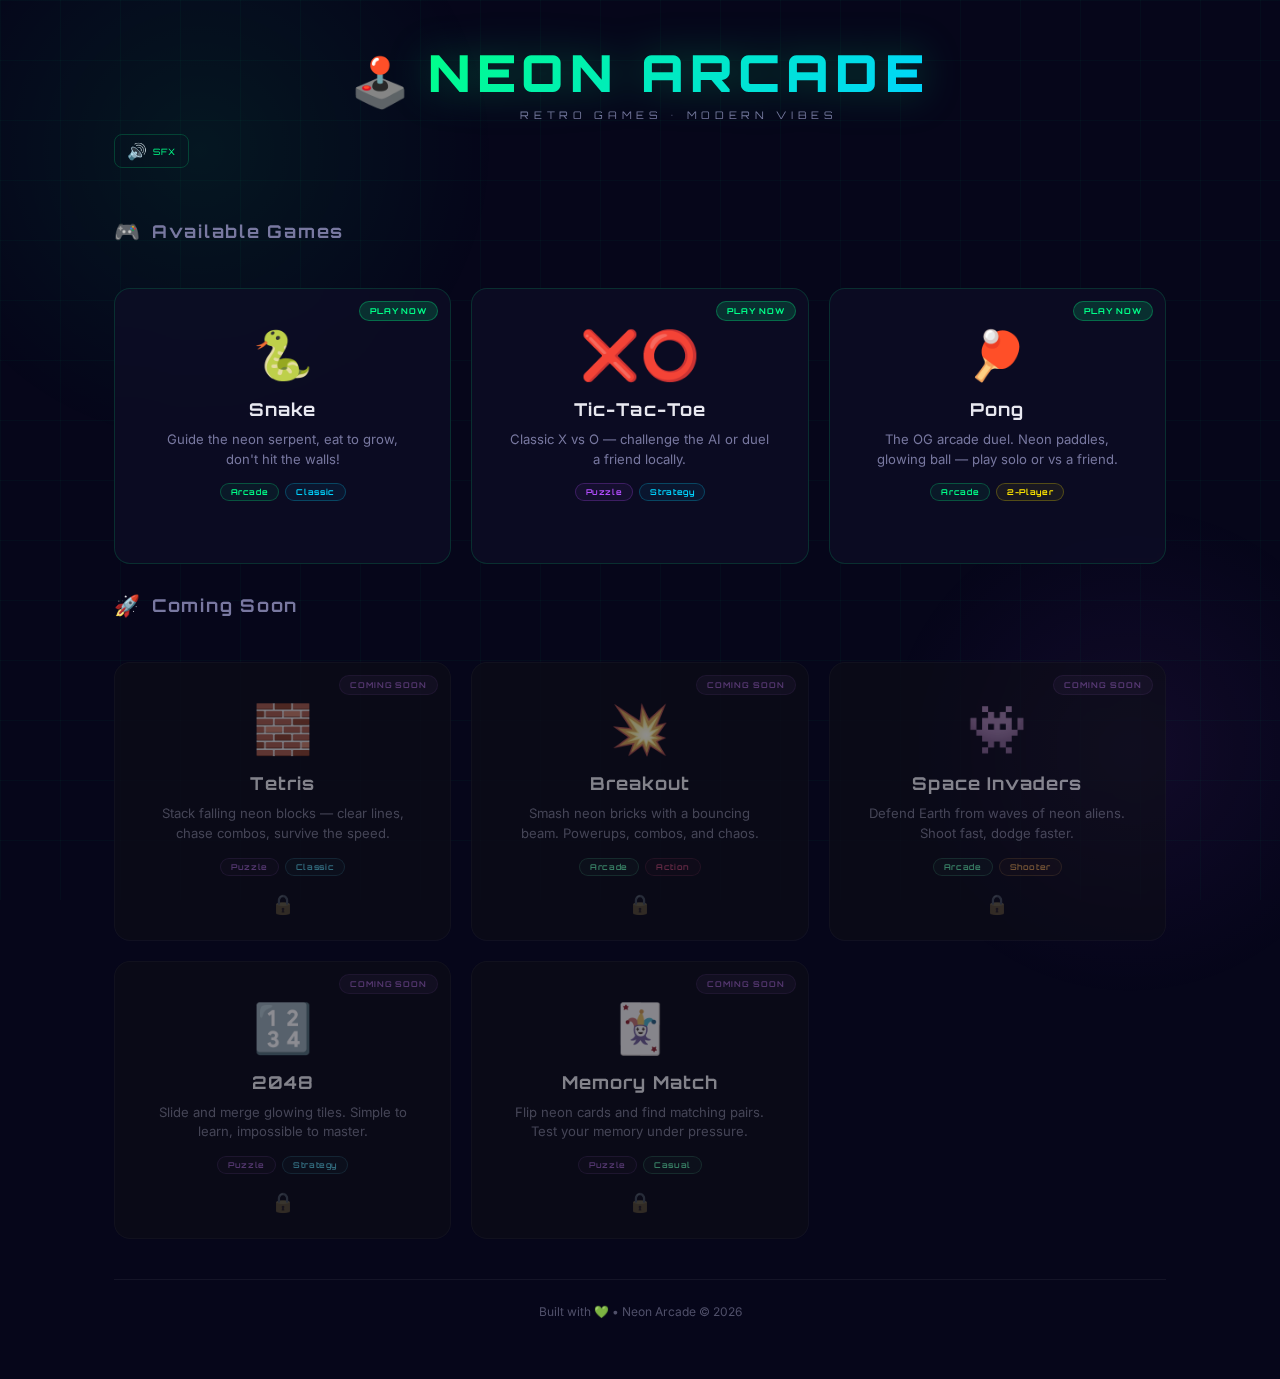
<file: index.html>
<!DOCTYPE html>
<html lang="en">

<head>
    <meta charset="UTF-8">
    <meta name="viewport" content="width=device-width, initial-scale=1.0">
    <meta name="description"
        content="Neon Arcade — A collection of retro-inspired browser games with stunning neon aesthetics.">
    <title>Neon Arcade — Game Hub</title>
    <link rel="preconnect" href="https://fonts.googleapis.com">
    <link rel="preconnect" href="https://fonts.gstatic.com" crossorigin>
    <link
        href="https://fonts.googleapis.com/css2?family=Orbitron:wght@400;600;700;900&family=Inter:wght@400;500;600&display=swap"
        rel="stylesheet">
    <link rel="stylesheet" href="menu.css">
</head>

<body>
    <div id="bg-grid"></div>

    <div id="app">
        <!-- Header -->
        <header id="header">
            <div id="logo-wrapper">
                <div id="logo-icon">🕹️</div>
                <div>
                    <h1 id="title">NEON ARCADE</h1>
                    <p id="tagline">RETRO GAMES • MODERN VIBES</p>
                </div>
            </div>
            <button id="mute-btn" aria-label="Toggle Sound" title="Toggle Sound"
                style="background:none;border:1px solid rgba(0,255,136,0.2);border-radius:8px;padding:6px 12px;font-size:1rem;cursor:pointer;color:#00ff88;font-family:'Orbitron',sans-serif;display:flex;align-items:center;gap:6px;transition:all 0.3s;margin-top:12px;">
                <span id="mute-icon">🔊</span><span style="font-size:0.55rem;letter-spacing:0.1em;">SFX</span>
            </button>
        </header>

        <!-- Available Games -->
        <section id="games-section">
            <h2 class="section-title">
                <span class="section-icon">🎮</span> Available Games
            </h2>
            <div id="games-grid">
                <!-- Snake -->
                <a href="snake-game/index.html" class="game-card playable" id="card-snake">
                    <div class="card-glow"></div>
                    <div class="card-badge badge-live">PLAY NOW</div>
                    <div class="card-icon">🐍</div>
                    <h3 class="card-title">Snake</h3>
                    <p class="card-desc">Guide the neon serpent, eat to grow, don't hit the walls!</p>
                    <div class="card-tags">
                        <span class="tag tag-arcade">Arcade</span>
                        <span class="tag tag-classic">Classic</span>
                    </div>
                    <div class="card-play-hint">
                        <span class="play-arrow">▶</span> Click to Play
                    </div>
                </a>

                <!-- Tic-Tac-Toe -->
                <a href="tic-tac-toe/index.html" class="game-card playable" id="card-ttt">
                    <div class="card-glow"></div>
                    <div class="card-badge badge-live">PLAY NOW</div>
                    <div class="card-icon">❌⭕</div>
                    <h3 class="card-title">Tic-Tac-Toe</h3>
                    <p class="card-desc">Classic X vs O — challenge the AI or duel a friend locally.</p>
                    <div class="card-tags">
                        <span class="tag tag-puzzle">Puzzle</span>
                        <span class="tag tag-strategy">Strategy</span>
                    </div>
                    <div class="card-play-hint">
                        <span class="play-arrow">▶</span> Click to Play
                    </div>
                </a>

                <!-- Pong -->
                <a href="pong/index.html" class="game-card playable" id="card-pong">
                    <div class="card-glow"></div>
                    <div class="card-badge badge-live">PLAY NOW</div>
                    <div class="card-icon">🏓</div>
                    <h3 class="card-title">Pong</h3>
                    <p class="card-desc">The OG arcade duel. Neon paddles, glowing ball — play solo or vs a friend.</p>
                    <div class="card-tags">
                        <span class="tag tag-arcade">Arcade</span>
                        <span class="tag tag-multiplayer">2-Player</span>
                    </div>
                    <div class="card-play-hint">
                        <span class="play-arrow">▶</span> Click to Play
                    </div>
                </a>
            </div>
        </section>

        <!-- Coming Soon Games -->
        <section id="coming-section">
            <h2 class="section-title">
                <span class="section-icon">🚀</span> Coming Soon
            </h2>
            <div id="coming-grid">
                <!-- Tetris -->
                <div class="game-card locked" id="card-tetris">
                    <div class="card-glow"></div>
                    <div class="card-badge badge-soon">COMING SOON</div>
                    <div class="card-icon">🧱</div>
                    <h3 class="card-title">Tetris</h3>
                    <p class="card-desc">Stack falling neon blocks — clear lines, chase combos, survive the speed.</p>
                    <div class="card-tags">
                        <span class="tag tag-puzzle">Puzzle</span>
                        <span class="tag tag-classic">Classic</span>
                    </div>
                    <div class="card-lock">🔒</div>
                </div>



                <!-- Breakout -->
                <div class="game-card locked" id="card-breakout">
                    <div class="card-glow"></div>
                    <div class="card-badge badge-soon">COMING SOON</div>
                    <div class="card-icon">💥</div>
                    <h3 class="card-title">Breakout</h3>
                    <p class="card-desc">Smash neon bricks with a bouncing beam. Powerups, combos, and chaos.</p>
                    <div class="card-tags">
                        <span class="tag tag-arcade">Arcade</span>
                        <span class="tag tag-action">Action</span>
                    </div>
                    <div class="card-lock">🔒</div>
                </div>

                <!-- Space Invaders -->
                <div class="game-card locked" id="card-invaders">
                    <div class="card-glow"></div>
                    <div class="card-badge badge-soon">COMING SOON</div>
                    <div class="card-icon">👾</div>
                    <h3 class="card-title">Space Invaders</h3>
                    <p class="card-desc">Defend Earth from waves of neon aliens. Shoot fast, dodge faster.</p>
                    <div class="card-tags">
                        <span class="tag tag-arcade">Arcade</span>
                        <span class="tag tag-shooter">Shooter</span>
                    </div>
                    <div class="card-lock">🔒</div>
                </div>

                <!-- 2048 -->
                <div class="game-card locked" id="card-2048">
                    <div class="card-glow"></div>
                    <div class="card-badge badge-soon">COMING SOON</div>
                    <div class="card-icon">🔢</div>
                    <h3 class="card-title">2048</h3>
                    <p class="card-desc">Slide and merge glowing tiles. Simple to learn, impossible to master.</p>
                    <div class="card-tags">
                        <span class="tag tag-puzzle">Puzzle</span>
                        <span class="tag tag-strategy">Strategy</span>
                    </div>
                    <div class="card-lock">🔒</div>
                </div>

                <!-- Memory Match -->
                <div class="game-card locked" id="card-memory">
                    <div class="card-glow"></div>
                    <div class="card-badge badge-soon">COMING SOON</div>
                    <div class="card-icon">🃏</div>
                    <h3 class="card-title">Memory Match</h3>
                    <p class="card-desc">Flip neon cards and find matching pairs. Test your memory under pressure.</p>
                    <div class="card-tags">
                        <span class="tag tag-puzzle">Puzzle</span>
                        <span class="tag tag-casual">Casual</span>
                    </div>
                    <div class="card-lock">🔒</div>
                </div>
            </div>
        </section>

        <footer id="footer">
            <p>Built with 💚 • Neon Arcade &copy; 2026</p>
        </footer>
    </div>

    <script src="sfx.js"></script>
    <script src="menu.js"></script>
</body>

</html>
</file>
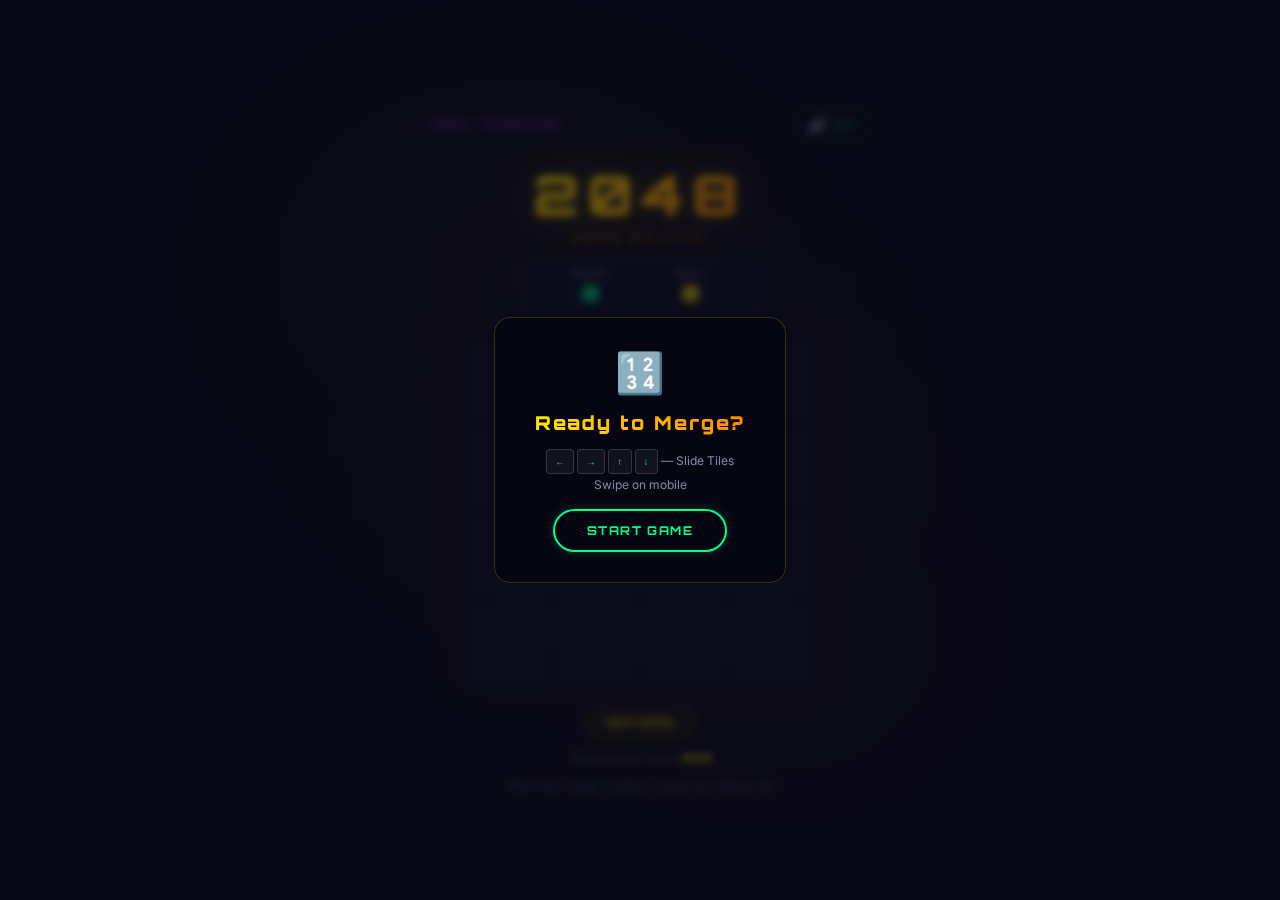
<file: 2048/index.html>
<!DOCTYPE html>
<html lang="en">

<head>
    <meta charset="UTF-8">
    <meta name="viewport" content="width=device-width, initial-scale=1.0">
    <meta name="description"
        content="Neon 2048 — Slide and merge glowing tiles. Simple to learn, impossible to master.">
    <title>2048 — Neon Edition</title>
    <link rel="preconnect" href="https://fonts.googleapis.com">
    <link rel="preconnect" href="https://fonts.gstatic.com" crossorigin>
    <link
        href="https://fonts.googleapis.com/css2?family=Orbitron:wght@400;700;900&family=Inter:wght@400;600&display=swap"
        rel="stylesheet">
    <link rel="stylesheet" href="style.css">
</head>

<body>
    <div id="app">
        <div id="top-bar">
            <a href="../index.html" id="back-link"><span>←</span> BACK TO ARCADE</a>
            <button id="mute-btn" aria-label="Toggle Sound" title="Toggle Sound">
                <span id="mute-icon">🔊</span><span class="mute-label">SFX</span>
            </button>
        </div>

        <header id="header">
            <h1 id="title">2048</h1>
            <div id="subtitle">NEON EDITION</div>
        </header>

        <div id="hud">
            <div class="hud-item">
                <span class="hud-label">SCORE</span>
                <span class="hud-value" id="score-val">0</span>
            </div>
            <div class="hud-item">
                <span class="hud-label">BEST</span>
                <span class="hud-value" id="high-val">0</span>
            </div>
        </div>

        <div id="grid-container">
            <div id="grid"></div>
        </div>

        <div id="overlay">
            <div id="overlay-content">
                <div id="overlay-icon">🔢</div>
                <h2 id="overlay-title">Ready to Merge?</h2>
                <p id="overlay-info">
                    <span class="key">←</span> <span class="key">→</span> <span class="key">↑</span> <span
                        class="key">↓</span> — Slide Tiles
                    <br>Swipe on mobile
                </p>
                <button id="play-btn" class="neon-btn">START GAME</button>
            </div>
        </div>

        <div id="new-game-wrap">
            <button id="new-game-btn" class="neon-btn-small">NEW GAME</button>
        </div>

        <div id="controls-hint"><span>Merge tiles to reach <strong style="color:#ffe600">2048</strong></span></div>
        <footer id="footer">
            <p>Slide tiles, merge numbers, chase the highest tile</p>
        </footer>
    </div>

    <script src="../sfx.js"></script>
    <script src="game.js"></script>
</body>

</html>
</file>
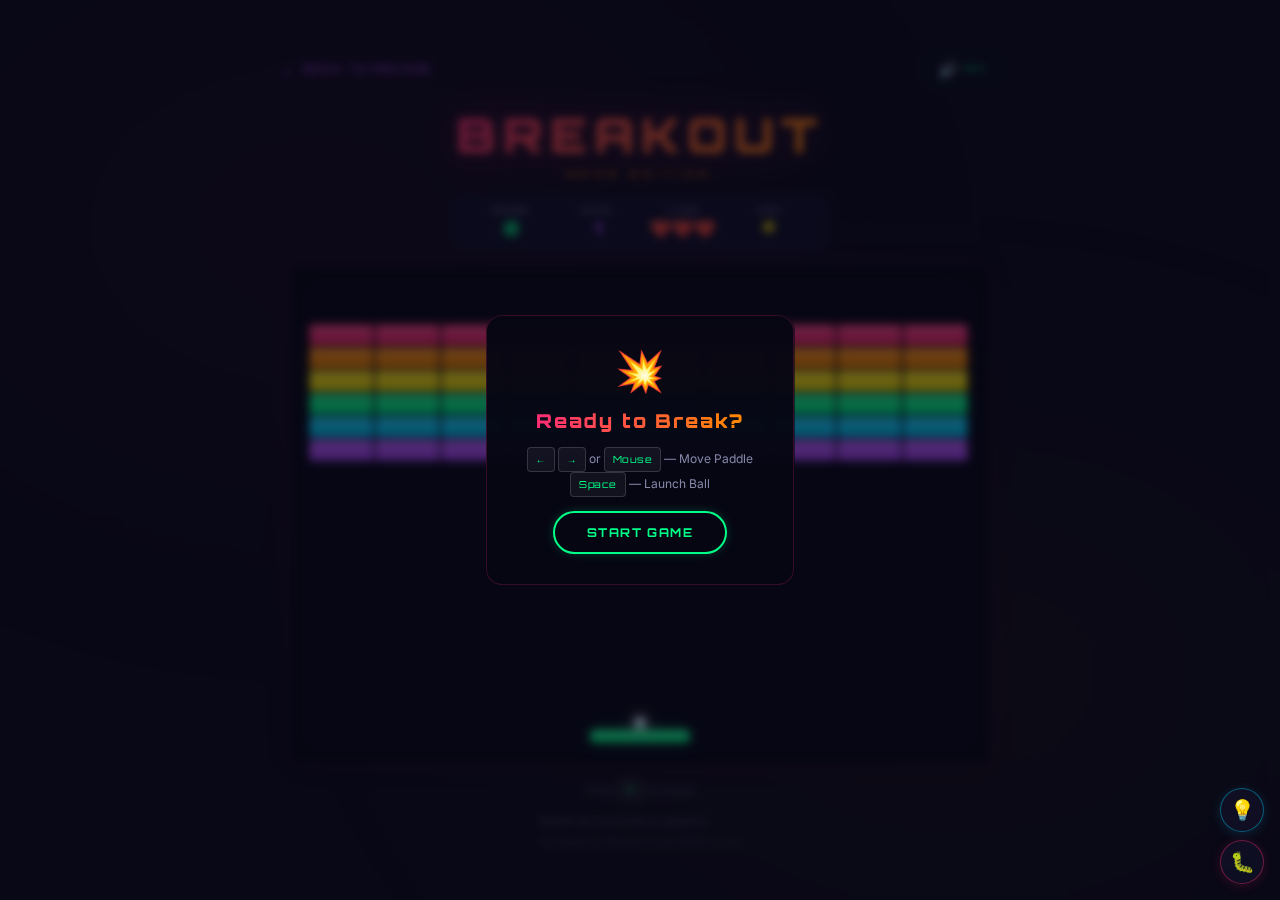
<file: breakout/index.html>
<!DOCTYPE html>
<html lang="en">

<head>
    <meta charset="UTF-8">
    <meta name="viewport" content="width=device-width, initial-scale=1.0">
    <meta name="description"
        content="Neon Breakout — Smash glowing bricks with a bouncing beam. Powerups, combos, and chaos.">
    <title>Breakout — Neon Edition</title>
    <link rel="preconnect" href="https://fonts.googleapis.com">
    <link rel="preconnect" href="https://fonts.gstatic.com" crossorigin>
    <link
        href="https://fonts.googleapis.com/css2?family=Orbitron:wght@400;700;900&family=Inter:wght@400;600&display=swap"
        rel="stylesheet">
    <link rel="stylesheet" href="style.css">
</head>

<body>
    <div id="app">
        <div id="top-bar">
            <a href="../index.html" id="back-link">
                <span>←</span> BACK TO ARCADE
            </a>
            <button id="mute-btn" aria-label="Toggle Sound" title="Toggle Sound">
                <span id="mute-icon">🔊</span><span class="mute-label">SFX</span>
            </button>
        </div>

        <header id="header">
            <h1 id="title">BREAKOUT</h1>
            <div id="subtitle">NEON EDITION</div>
        </header>

        <!-- HUD -->
        <div id="hud">
            <div class="hud-item">
                <span class="hud-label">SCORE</span>
                <span class="hud-value" id="score-val">0</span>
            </div>
            <div class="hud-item">
                <span class="hud-label">LEVEL</span>
                <span class="hud-value" id="level-val">1</span>
            </div>
            <div class="hud-item">
                <span class="hud-label">LIVES</span>
                <span class="hud-value" id="lives-val">❤️❤️❤️</span>
            </div>
            <div class="hud-item">
                <span class="hud-label">HIGH</span>
                <span class="hud-value" id="high-val">0</span>
            </div>
        </div>

        <!-- Canvas -->
        <canvas id="breakout-canvas" width="700" height="500"></canvas>

        <!-- Overlay -->
        <div id="overlay">
            <div id="overlay-content">
                <div id="overlay-icon">💥</div>
                <h2 id="overlay-title">Ready to Break?</h2>
                <p id="overlay-info">
                    <span class="key">←</span> <span class="key">→</span> or <span class="key">Mouse</span> — Move
                    Paddle
                    <br>
                    <span class="key">Space</span> — Launch Ball
                </p>
                <button id="play-btn" class="neon-btn">START GAME</button>
            </div>
        </div>

        <!-- Touch controls (mobile) -->
        <div id="touch-controls">
            <button class="touch-btn" id="touch-left" aria-label="Move Left">◀</button>
            <button class="touch-btn touch-wide" id="touch-launch" aria-label="Launch">🚀 LAUNCH</button>
            <button class="touch-btn" id="touch-right" aria-label="Move Right">▶</button>
        </div>

        <div id="controls-hint">
            <span>Press <span class="key">P</span> to pause</span>
        </div>

        <footer id="footer">
            <p>Smash all the bricks to advance</p>
            <p style="margin-top:6px;font-size:0.75rem;opacity:0.6;">Created by Mahammed Anfal Kurka</p>
        </footer>
    </div>

    <script src="../sfx.js"></script>
    <script src="../bug-report.js"></script>
    <script src="game.js"></script>
</body>

</html>
</file>
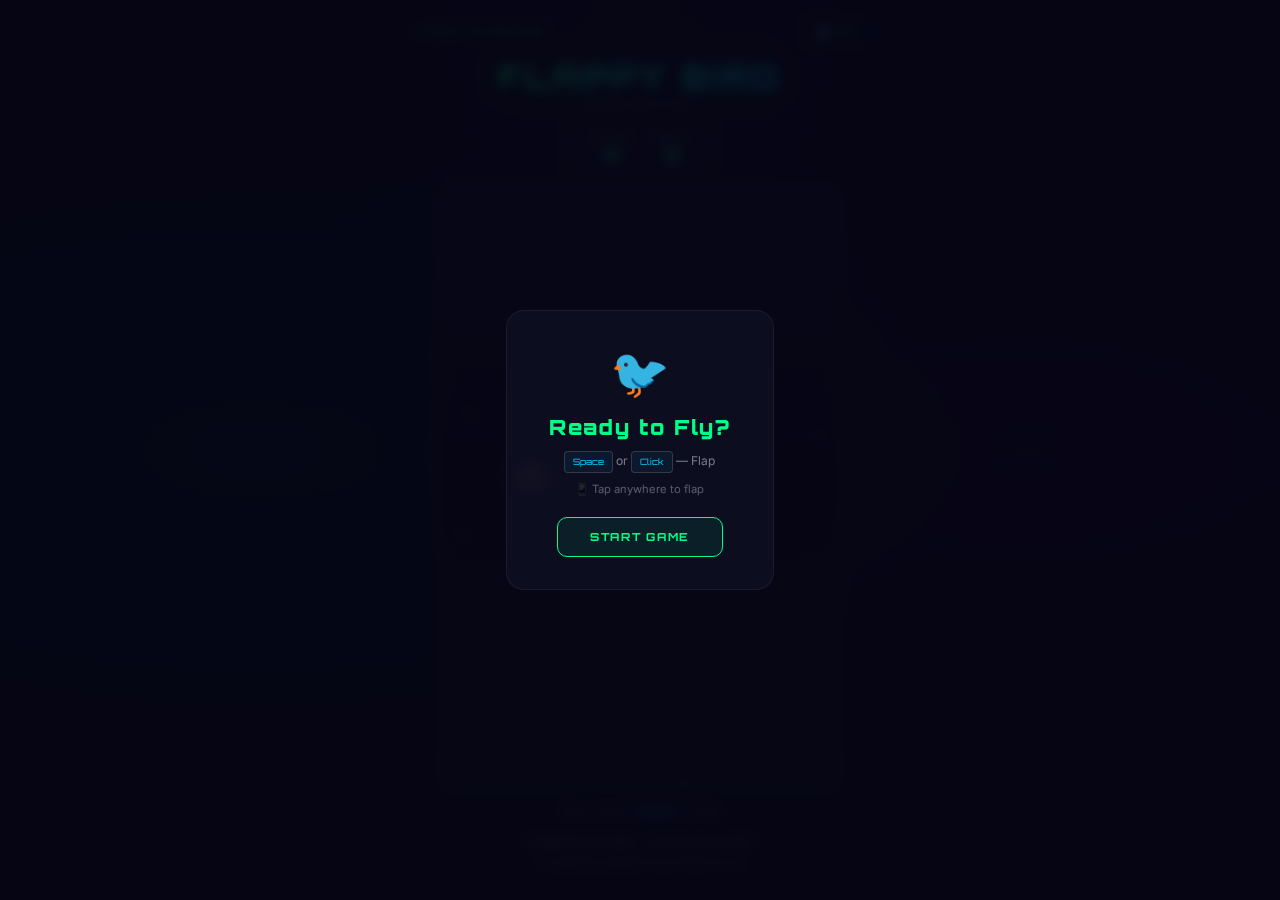
<file: flappy/index.html>
<!DOCTYPE html>
<html lang="en">

<head>
    <meta charset="UTF-8">
    <meta name="viewport" content="width=device-width, initial-scale=1.0">
    <meta name="description" content="Neon Flappy Bird — Tap to flap through neon pipes. How far can you fly?">
    <title>Flappy Bird — Neon Edition</title>
    <link rel="preconnect" href="https://fonts.googleapis.com">
    <link rel="preconnect" href="https://fonts.gstatic.com" crossorigin>
    <link
        href="https://fonts.googleapis.com/css2?family=Orbitron:wght@400;700;900&family=Inter:wght@400;600&display=swap"
        rel="stylesheet">
    <link rel="stylesheet" href="style.css">
</head>

<body>
    <div id="app">
        <div id="top-bar">
            <a href="../index.html" id="back-link"><span>←</span> BACK TO ARCADE</a>
            <button id="mute-btn" aria-label="Toggle Sound" title="Toggle Sound">
                <span id="mute-icon">🔊</span><span class="mute-label">SFX</span>
            </button>
        </div>

        <header id="header">
            <h1 id="title">FLAPPY BIRD</h1>
            <div id="subtitle">NEON EDITION</div>
        </header>

        <div id="hud">
            <div class="hud-item">
                <span class="hud-label">SCORE</span>
                <span class="hud-value" id="score-val">0</span>
            </div>
            <div class="hud-item">
                <span class="hud-label">BEST</span>
                <span class="hud-value" id="best-val">0</span>
            </div>
        </div>

        <canvas id="game-canvas" width="400" height="600"></canvas>

        <div id="overlay">
            <div id="overlay-content">
                <div id="overlay-icon">🐦</div>
                <h2 id="overlay-title">Ready to Fly?</h2>
                <p id="overlay-info">
                    <span class="key">Space</span> or <span class="key">Click</span> — Flap
                    <br>
                    <span class="mobile-hint" style="font-size:0.7rem;opacity:0.7;margin-top:6px;display:block;">📱 Tap
                        anywhere to flap</span>
                </p>
                <button id="play-btn" class="neon-btn">START GAME</button>
            </div>
        </div>

        <div id="controls-hint"><span>Tap or press <span class="key">Space</span> to flap</span></div>
        <footer id="footer">
            <p>Dodge the neon pipes — how far can you fly?</p>
            <p style="margin-top:6px;font-size:0.75rem;opacity:0.6;">Created by Mahammed Anfal Kurka</p>
        </footer>
    </div>

    <script src="../sfx.js"></script>
    <script src="game.js"></script>
</body>

</html>
</file>
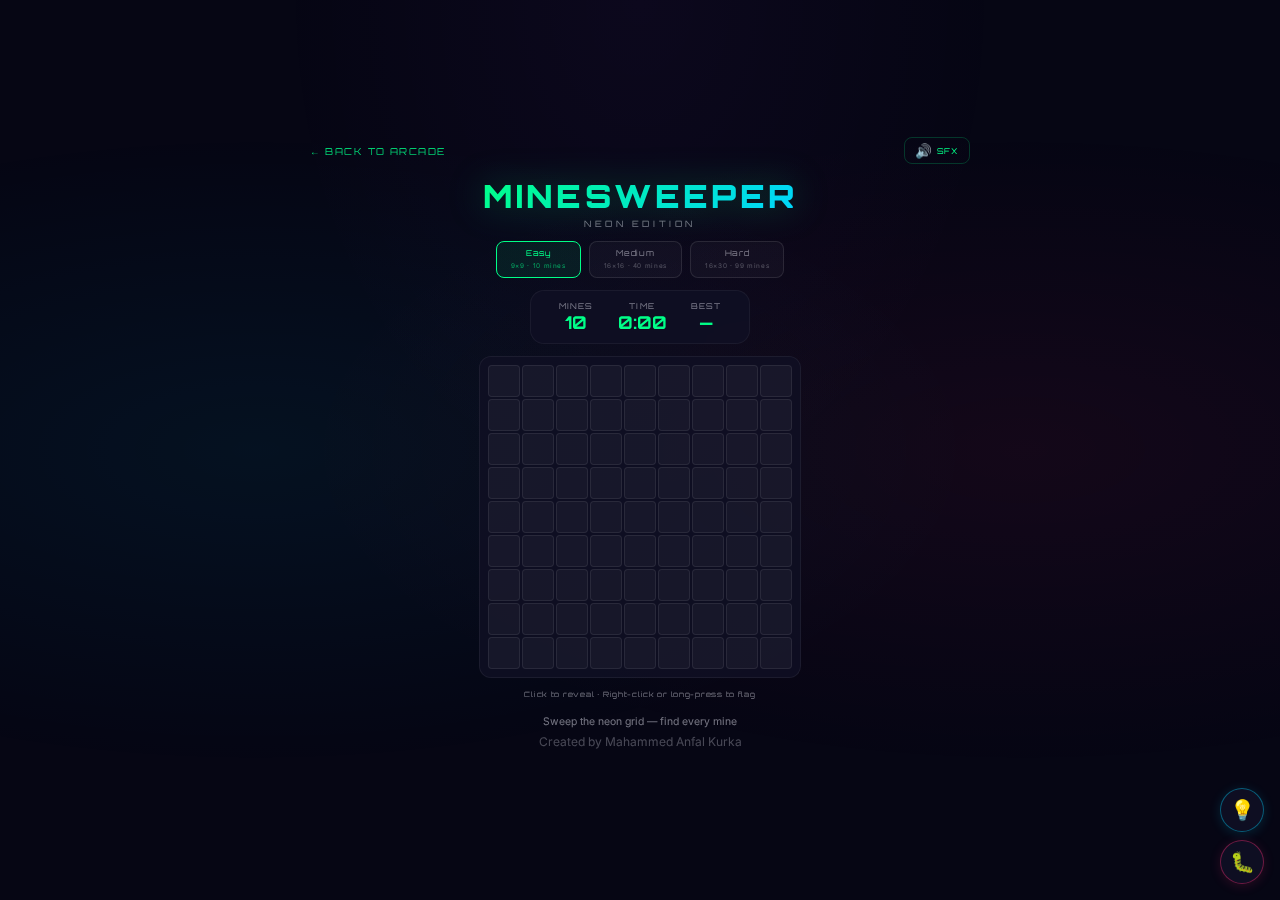
<file: minesweeper/index.html>
<!DOCTYPE html>
<html lang="en">

<head>
    <meta charset="UTF-8">
    <meta name="viewport" content="width=device-width, initial-scale=1.0">
    <meta name="description" content="Neon Minesweeper — Sweep the neon grid. Flag the mines, clear the field.">
    <title>Minesweeper — Neon Edition</title>
    <link rel="preconnect" href="https://fonts.googleapis.com">
    <link rel="preconnect" href="https://fonts.gstatic.com" crossorigin>
    <link
        href="https://fonts.googleapis.com/css2?family=Orbitron:wght@400;700;900&family=Inter:wght@400;600&display=swap"
        rel="stylesheet">
    <link rel="stylesheet" href="style.css">
</head>

<body>
    <div id="app">
        <div id="top-bar">
            <a href="../index.html" id="back-link"><span>←</span> BACK TO ARCADE</a>
            <button id="mute-btn" aria-label="Toggle Sound" title="Toggle Sound">
                <span id="mute-icon">🔊</span><span class="mute-label">SFX</span>
            </button>
        </div>

        <header id="header">
            <h1 id="title">MINESWEEPER</h1>
            <div id="subtitle">NEON EDITION</div>
        </header>

        <!-- Difficulty selector -->
        <div id="diff-selector">
            <button class="diff-btn active" data-diff="easy">Easy<br><span class="diff-detail">9×9 · 10
                    mines</span></button>
            <button class="diff-btn" data-diff="medium">Medium<br><span class="diff-detail">16×16 · 40
                    mines</span></button>
            <button class="diff-btn" data-diff="hard">Hard<br><span class="diff-detail">16×30 · 99 mines</span></button>
        </div>

        <div id="hud">
            <div class="hud-item">
                <span class="hud-label">MINES</span>
                <span class="hud-value" id="mines-val">10</span>
            </div>
            <div class="hud-item">
                <span class="hud-label">TIME</span>
                <span class="hud-value" id="time-val">0:00</span>
            </div>
            <div class="hud-item">
                <span class="hud-label">BEST</span>
                <span class="hud-value" id="best-val">—</span>
            </div>
        </div>

        <div id="board"></div>

        <div id="controls-hint">
            <span>Click to reveal · Right-click or long-press to flag</span>
        </div>

        <div id="overlay">
            <div id="overlay-content">
                <div id="overlay-icon">💣</div>
                <h2 id="overlay-title">Minesweeper</h2>
                <p id="overlay-info">Clear the field without hitting a mine<br>Right-click or long-press to flag</p>
                <button id="play-btn" class="neon-btn">START GAME</button>
            </div>
        </div>

        <footer id="footer">
            <p>Sweep the neon grid — find every mine</p>
            <p style="margin-top:6px;font-size:0.75rem;opacity:0.6;">Created by Mahammed Anfal Kurka</p>
        </footer>
    </div>

    <script src="../sfx.js"></script>
    <script src="../leaderboard.js"></script>
    <script src="../bug-report.js"></script>
    <script src="game.js"></script>
</body>

</html>
</file>
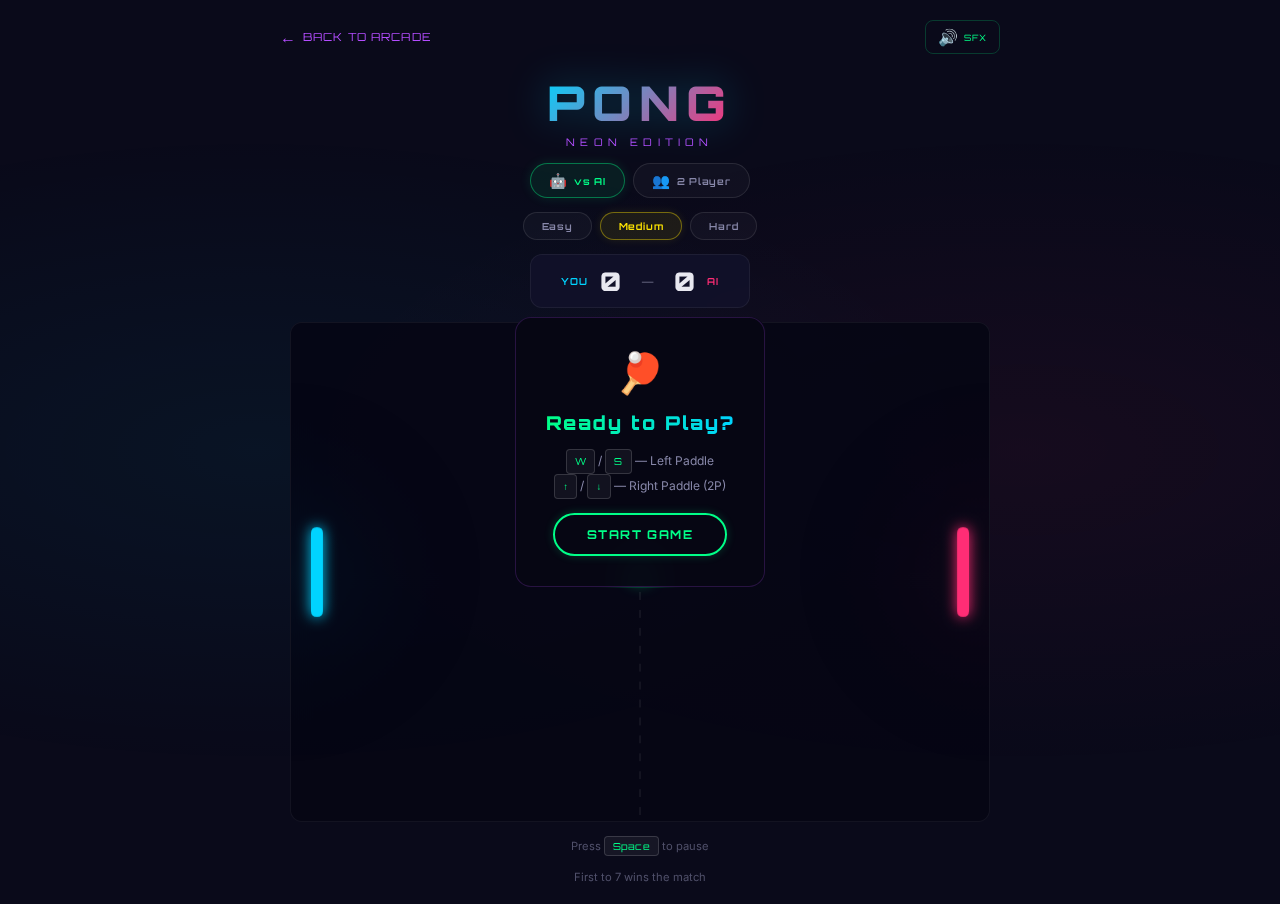
<file: pong/index.html>
<!DOCTYPE html>
<html lang="en">

<head>
    <meta charset="UTF-8">
    <meta name="viewport" content="width=device-width, initial-scale=1.0">
    <meta name="description" content="Neon Pong — Classic arcade paddle duel with glowing visuals and AI opponent.">
    <title>Pong — Neon Edition</title>
    <link rel="preconnect" href="https://fonts.googleapis.com">
    <link rel="preconnect" href="https://fonts.gstatic.com" crossorigin>
    <link
        href="https://fonts.googleapis.com/css2?family=Orbitron:wght@400;700;900&family=Inter:wght@400;600&display=swap"
        rel="stylesheet">
    <link rel="stylesheet" href="style.css">
</head>

<body>
    <div id="app">
        <div id="top-bar">
            <a href="../index.html" id="back-link">
                <span>←</span> BACK TO ARCADE
            </a>
            <button id="mute-btn" aria-label="Toggle Sound" title="Toggle Sound">
                <span id="mute-icon">🔊</span><span class="mute-label">SFX</span>
            </button>
        </div>

        <header id="header">
            <h1 id="title">PONG</h1>
            <div id="subtitle">NEON EDITION</div>
        </header>

        <!-- Mode selector -->
        <div id="mode-selector">
            <button class="mode-btn active" id="mode-ai" data-mode="ai">
                <span class="mode-icon">🤖</span> vs AI
            </button>
            <button class="mode-btn" id="mode-2p" data-mode="2p">
                <span class="mode-icon">👥</span> 2 Player
            </button>
        </div>

        <!-- Difficulty (AI only) -->
        <div id="difficulty-selector">
            <button class="diff-btn" data-diff="easy">Easy</button>
            <button class="diff-btn active" data-diff="medium">Medium</button>
            <button class="diff-btn" data-diff="hard">Hard</button>
        </div>

        <!-- Scoreboard -->
        <div id="scoreboard">
            <div class="score-side left-side">
                <span class="player-label" id="p1-label">YOU</span>
                <span class="score-val" id="score-left">0</span>
            </div>
            <div class="score-divider">—</div>
            <div class="score-side right-side">
                <span class="score-val" id="score-right">0</span>
                <span class="player-label" id="p2-label">AI</span>
            </div>
        </div>

        <!-- Canvas -->
        <canvas id="pong-canvas" width="700" height="500"></canvas>

        <!-- Overlay for start / game over -->
        <div id="overlay">
            <div id="overlay-content">
                <div id="overlay-icon">🏓</div>
                <h2 id="overlay-title">Ready to Play?</h2>
                <p id="overlay-info">
                    <span class="key">W</span> / <span class="key">S</span> — Left Paddle
                    <br>
                    <span class="key">↑</span> / <span class="key">↓</span> — Right Paddle (2P)
                </p>
                <button id="play-btn" class="neon-btn">START GAME</button>
            </div>
        </div>

        <!-- Controls hint -->
        <div id="controls-hint">
            <span>Press <span class="key">Space</span> to pause</span>
        </div>

        <footer id="footer">
            <p>First to 7 wins the match</p>
        </footer>
    </div>

    <script src="../sfx.js"></script>
    <script src="game.js"></script>
</body>

</html>
</file>
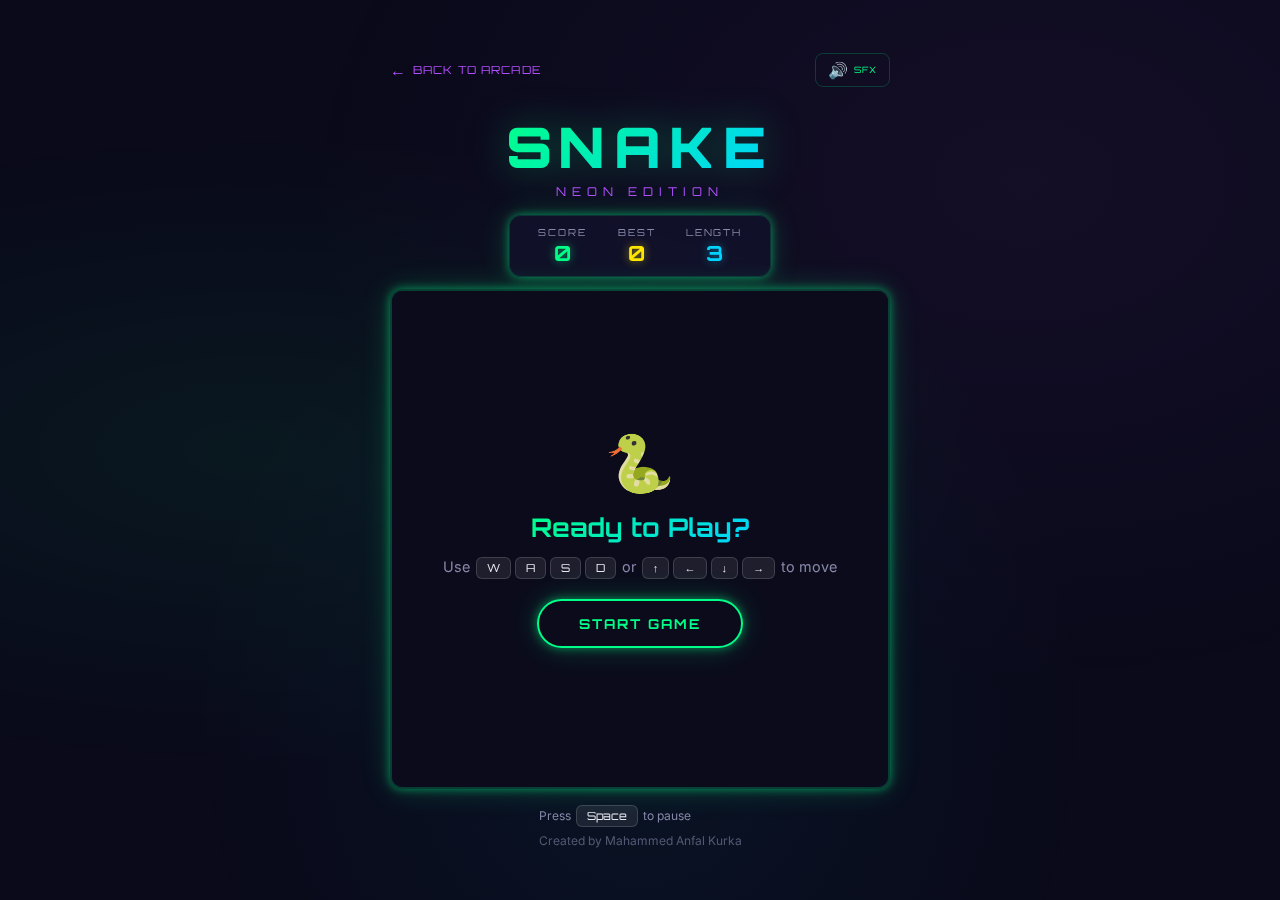
<file: snake-game/index.html>
<!DOCTYPE html>
<html lang="en">

<head>
    <meta charset="UTF-8">
    <meta name="viewport"
        content="width=device-width, initial-scale=1.0, maximum-scale=1.0, user-scalable=no, viewport-fit=cover">
    <meta name="description"
        content="A modern, beautifully designed Snake game with neon aesthetics and smooth gameplay.">
    <title>Snake Game — Neon Edition</title>
    <link rel="preconnect" href="https://fonts.googleapis.com">
    <link rel="preconnect" href="https://fonts.gstatic.com" crossorigin>
    <link
        href="https://fonts.googleapis.com/css2?family=Orbitron:wght@400;700;900&family=Inter:wght@400;600&display=swap"
        rel="stylesheet">
    <link rel="stylesheet" href="style.css">
</head>

<body>
    <div id="app">
        <div
            style="display:flex;align-items:center;justify-content:space-between;width:100%;max-width:540px;margin-bottom:8px;">
            <a href="../index.html" id="back-link"
                style="font-family:'Orbitron',sans-serif;font-size:0.7rem;color:#b44dff;text-decoration:none;letter-spacing:0.1em;display:inline-flex;align-items:center;gap:6px;transition:color 0.3s;">
                <span style="font-size:1rem;">←</span> BACK TO ARCADE
            </a>
            <button id="mute-btn" aria-label="Toggle Sound" title="Toggle Sound"
                style="background:none;border:1px solid rgba(0,255,136,0.2);border-radius:8px;padding:6px 12px;font-size:1rem;cursor:pointer;color:#00ff88;font-family:'Orbitron',sans-serif;display:flex;align-items:center;gap:6px;transition:all 0.3s;">
                <span id="mute-icon">🔊</span><span style="font-size:0.55rem;letter-spacing:0.1em;">SFX</span>
            </button>
        </div>
        <header id="header">
            <h1 id="title">SNAKE</h1>
            <div id="subtitle">NEON EDITION</div>
        </header>

        <div id="game-container">
            <div id="stats-bar">
                <div class="stat" id="score-display">
                    <span class="stat-label">SCORE</span>
                    <span class="stat-value" id="score">0</span>
                </div>
                <div class="stat" id="highscore-display">
                    <span class="stat-label">BEST</span>
                    <span class="stat-value" id="highscore">0</span>
                </div>
                <div class="stat" id="length-display">
                    <span class="stat-label">LENGTH</span>
                    <span class="stat-value" id="length">3</span>
                </div>
            </div>

            <div id="canvas-wrapper">
                <canvas id="game-canvas"></canvas>
                <!-- Overlay screens -->
                <div id="start-screen" class="overlay">
                    <div class="overlay-content">
                        <div class="overlay-icon">🐍</div>
                        <h2>Ready to Play?</h2>
                        <p>Use <kbd>W</kbd><kbd>A</kbd><kbd>S</kbd><kbd>D</kbd> or
                            <kbd>↑</kbd><kbd>←</kbd><kbd>↓</kbd><kbd>→</kbd> to move
                        </p>
                        <button id="start-btn" class="neon-btn">START GAME</button>
                        <div class="mobile-hint">Swipe on the board to move</div>
                    </div>
                </div>
                <div id="game-over-screen" class="overlay hidden">
                    <div class="overlay-content">
                        <div class="overlay-icon">💀</div>
                        <h2>Game Over</h2>
                        <p class="final-score-text">Score: <span id="final-score">0</span></p>
                        <p class="new-best hidden" id="new-best">🏆 New Best!</p>
                        <button id="restart-btn" class="neon-btn">PLAY AGAIN</button>
                    </div>
                </div>
                <div id="pause-screen" class="overlay hidden">
                    <div class="overlay-content">
                        <div class="overlay-icon">⏸️</div>
                        <h2>Paused</h2>
                        <p>Press <kbd>Space</kbd> to resume</p>
                    </div>
                </div>
            </div>

            <!-- Mobile controls -->
            <div id="mobile-controls">
                <div class="controls-row">
                    <button class="ctrl-btn" id="ctrl-up" aria-label="Move Up">▲</button>
                </div>
                <div class="controls-row">
                    <button class="ctrl-btn" id="ctrl-left" aria-label="Move Left">◄</button>
                    <button class="ctrl-btn" id="ctrl-down" aria-label="Move Down">▼</button>
                    <button class="ctrl-btn" id="ctrl-right" aria-label="Move Right">►</button>
                </div>
            </div>
        </div>

        <footer id="footer">
            <span>Press <kbd>Space</kbd> to pause</span>
            <p style="margin-top:6px;font-size:0.75rem;opacity:0.6;">Created by Mahammed Anfal Kurka</p>
        </footer>
    </div>

    <script src="../sfx.js"></script>
    <script src="game.js"></script>
</body>

</html>
</file>
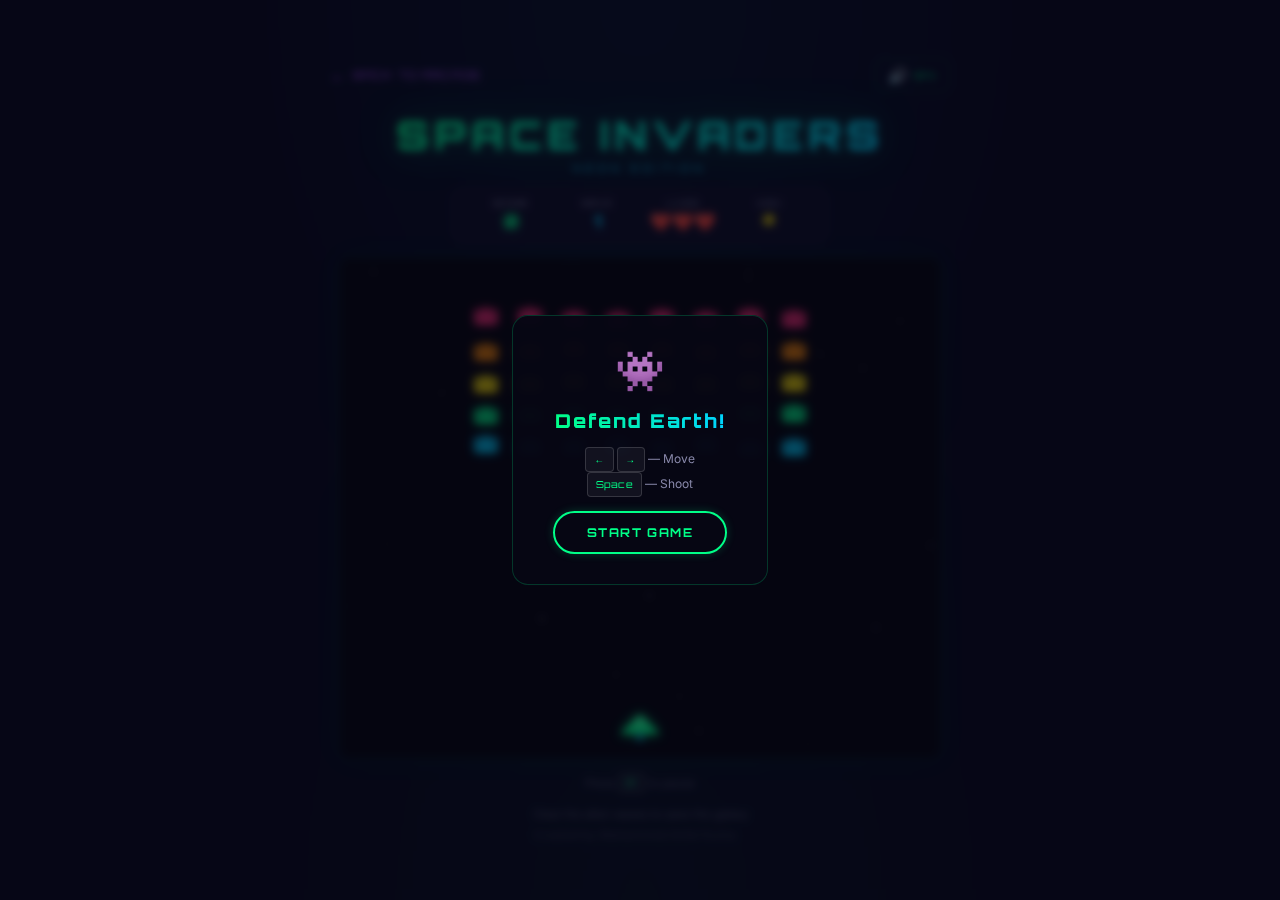
<file: space-invaders/index.html>
<!DOCTYPE html>
<html lang="en">

<head>
    <meta charset="UTF-8">
    <meta name="viewport" content="width=device-width, initial-scale=1.0">
    <meta name="description"
        content="Neon Space Invaders — Defend Earth from waves of neon aliens. Shoot fast, dodge faster.">
    <title>Space Invaders — Neon Edition</title>
    <link rel="preconnect" href="https://fonts.googleapis.com">
    <link rel="preconnect" href="https://fonts.gstatic.com" crossorigin>
    <link
        href="https://fonts.googleapis.com/css2?family=Orbitron:wght@400;700;900&family=Inter:wght@400;600&display=swap"
        rel="stylesheet">
    <link rel="stylesheet" href="style.css">
</head>

<body>
    <div id="app">
        <div id="top-bar">
            <a href="../index.html" id="back-link"><span>←</span> BACK TO ARCADE</a>
            <button id="mute-btn" aria-label="Toggle Sound" title="Toggle Sound">
                <span id="mute-icon">🔊</span><span class="mute-label">SFX</span>
            </button>
        </div>

        <header id="header">
            <h1 id="title">SPACE INVADERS</h1>
            <div id="subtitle">NEON EDITION</div>
        </header>

        <div id="hud">
            <div class="hud-item"><span class="hud-label">SCORE</span><span class="hud-value" id="score-val">0</span>
            </div>
            <div class="hud-item"><span class="hud-label">WAVE</span><span class="hud-value" id="wave-val">1</span>
            </div>
            <div class="hud-item"><span class="hud-label">LIVES</span><span class="hud-value"
                    id="lives-val">❤️❤️❤️</span></div>
            <div class="hud-item"><span class="hud-label">HIGH</span><span class="hud-value" id="high-val">0</span>
            </div>
        </div>

        <canvas id="game-canvas" width="600" height="500"></canvas>

        <div id="overlay">
            <div id="overlay-content">
                <div id="overlay-icon">👾</div>
                <h2 id="overlay-title">Defend Earth!</h2>
                <p id="overlay-info">
                    <span class="key">←</span> <span class="key">→</span> — Move
                    <br>
                    <span class="key">Space</span> — Shoot
                </p>
                <button id="play-btn" class="neon-btn">START GAME</button>
            </div>
        </div>

        <div id="touch-controls">
            <button class="touch-btn" id="touch-left" aria-label="Move Left">◀</button>
            <button class="touch-btn touch-fire" id="touch-fire" aria-label="Fire">🔥</button>
            <button class="touch-btn" id="touch-right" aria-label="Move Right">▶</button>
        </div>

        <div id="controls-hint"><span>Press <span class="key">P</span> to pause</span></div>
        <footer id="footer">
            <p>Clear the alien waves to save the galaxy</p>
            <p style="margin-top:6px;font-size:0.75rem;opacity:0.6;">Created by Mahammed Anfal Kurka</p>
        </footer>
    </div>

    <script src="../sfx.js"></script>
    <script src="game.js"></script>
</body>

</html>
</file>
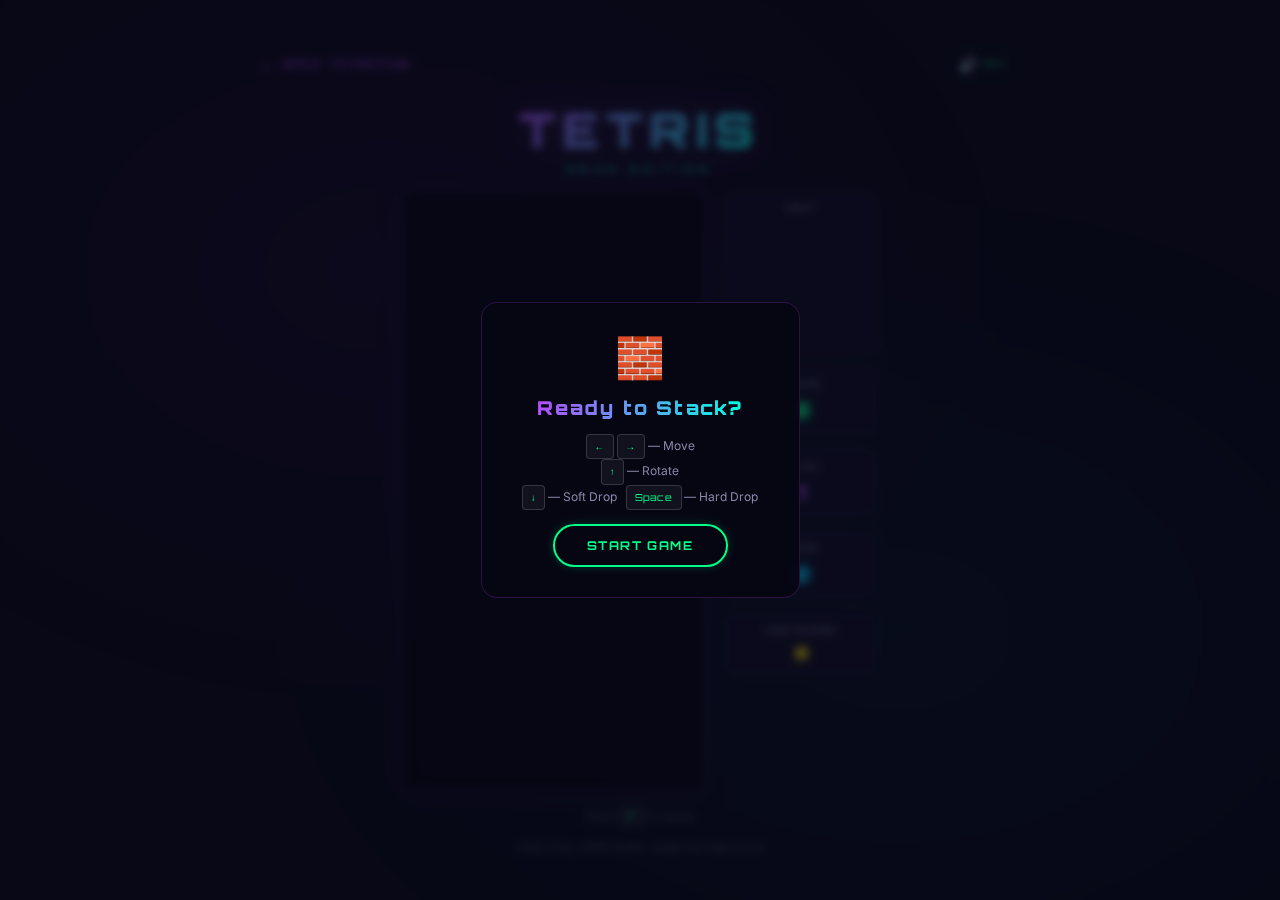
<file: tetris/index.html>
<!DOCTYPE html>
<html lang="en">

<head>
    <meta charset="UTF-8">
    <meta name="viewport" content="width=device-width, initial-scale=1.0">
    <meta name="description" content="Neon Tetris — Stack falling neon blocks, clear lines, chase combos, survive the speed.">
    <title>Tetris — Neon Edition</title>
    <link rel="preconnect" href="https://fonts.googleapis.com">
    <link rel="preconnect" href="https://fonts.gstatic.com" crossorigin>
    <link
        href="https://fonts.googleapis.com/css2?family=Orbitron:wght@400;700;900&family=Inter:wght@400;600&display=swap"
        rel="stylesheet">
    <link rel="stylesheet" href="style.css">
</head>

<body>
    <div id="app">
        <div id="top-bar">
            <a href="../index.html" id="back-link">
                <span>←</span> BACK TO ARCADE
            </a>
            <button id="mute-btn" aria-label="Toggle Sound" title="Toggle Sound">
                <span id="mute-icon">🔊</span><span class="mute-label">SFX</span>
            </button>
        </div>

        <header id="header">
            <h1 id="title">TETRIS</h1>
            <div id="subtitle">NEON EDITION</div>
        </header>

        <!-- Game Area -->
        <div id="game-area">
            <!-- Main playfield -->
            <div id="playfield-wrapper">
                <canvas id="tetris-canvas" width="300" height="600"></canvas>
            </div>

            <!-- Side panel -->
            <div id="side-panel">
                <!-- Next piece -->
                <div class="panel-box" id="next-box">
                    <div class="panel-label">NEXT</div>
                    <canvas id="next-canvas" width="120" height="120"></canvas>
                </div>

                <!-- Score -->
                <div class="panel-box" id="score-box">
                    <div class="panel-label">SCORE</div>
                    <div class="panel-value" id="score-val">0</div>
                </div>

                <!-- Level -->
                <div class="panel-box" id="level-box">
                    <div class="panel-label">LEVEL</div>
                    <div class="panel-value" id="level-val">1</div>
                </div>

                <!-- Lines -->
                <div class="panel-box" id="lines-box">
                    <div class="panel-label">LINES</div>
                    <div class="panel-value" id="lines-val">0</div>
                </div>

                <!-- High Score -->
                <div class="panel-box" id="high-box">
                    <div class="panel-label">HIGH SCORE</div>
                    <div class="panel-value" id="high-val">0</div>
                </div>
            </div>
        </div>

        <!-- Touch controls (mobile) -->
        <div id="touch-controls">
            <button class="touch-btn" id="touch-left" aria-label="Move Left">◀</button>
            <button class="touch-btn" id="touch-rotate" aria-label="Rotate">↻</button>
            <button class="touch-btn" id="touch-down" aria-label="Soft Drop">▼</button>
            <button class="touch-btn" id="touch-right" aria-label="Move Right">▶</button>
            <button class="touch-btn touch-wide" id="touch-drop" aria-label="Hard Drop">⏬ DROP</button>
        </div>

        <!-- Overlay for start / game over -->
        <div id="overlay">
            <div id="overlay-content">
                <div id="overlay-icon">🧱</div>
                <h2 id="overlay-title">Ready to Stack?</h2>
                <p id="overlay-info">
                    <span class="key">←</span> <span class="key">→</span> — Move
                    <br>
                    <span class="key">↑</span> — Rotate
                    <br>
                    <span class="key">↓</span> — Soft Drop &nbsp; <span class="key">Space</span> — Hard Drop
                </p>
                <button id="play-btn" class="neon-btn">START GAME</button>
            </div>
        </div>

        <!-- Controls hint -->
        <div id="controls-hint">
            <span>Press <span class="key">P</span> to pause</span>
        </div>

        <footer id="footer">
            <p>Clear lines, climb levels, chase the high score</p>
        </footer>
    </div>

    <script src="../sfx.js"></script>
    <script src="game.js"></script>
</body>

</html>
</file>
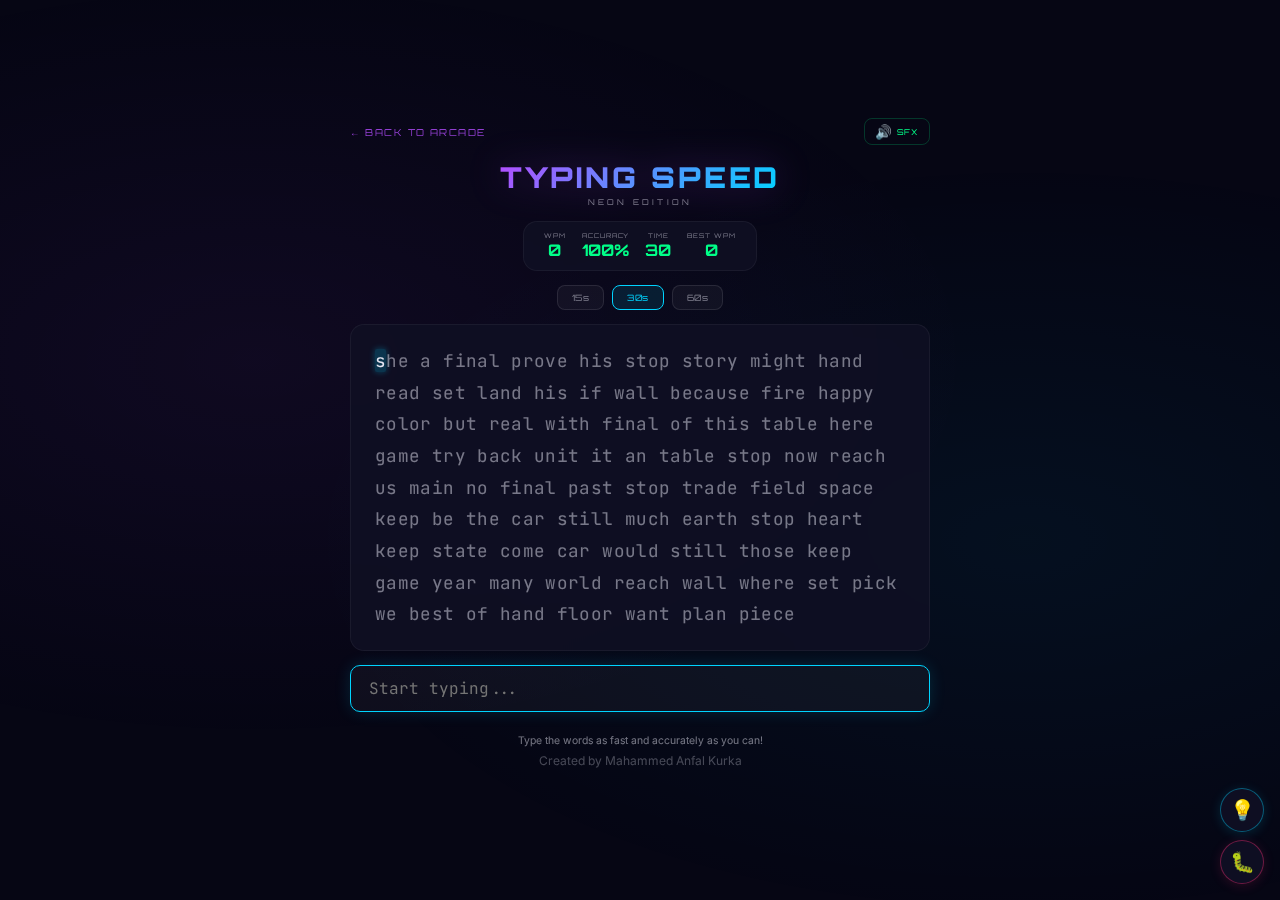
<file: typing-speed/index.html>
<!DOCTYPE html>
<html lang="en">

<head>
    <meta charset="UTF-8">
    <meta name="viewport"
        content="width=device-width, initial-scale=1.0, maximum-scale=1.0, user-scalable=no, viewport-fit=cover">
    <meta name="description" content="Neon Typing Speed — Type as fast as you can! Track your WPM and accuracy.">
    <title>Typing Speed — Neon Edition</title>
    <link rel="preconnect" href="https://fonts.googleapis.com">
    <link rel="preconnect" href="https://fonts.gstatic.com" crossorigin>
    <link
        href="https://fonts.googleapis.com/css2?family=Orbitron:wght@400;700;900&family=Inter:wght@400;600&family=JetBrains+Mono:wght@400;600&display=swap"
        rel="stylesheet">
    <link rel="stylesheet" href="style.css">
</head>

<body>
    <div id="app">
        <div id="top-bar">
            <a href="../index.html" id="back-link"><span>←</span> BACK TO ARCADE</a>
            <button id="mute-btn" aria-label="Toggle Sound" title="Toggle Sound">
                <span id="mute-icon">🔊</span><span class="mute-label">SFX</span>
            </button>
        </div>

        <header id="header">
            <h1 id="title">TYPING SPEED</h1>
            <div id="subtitle">NEON EDITION</div>
        </header>

        <div id="hud">
            <div class="hud-item">
                <span class="hud-label">WPM</span>
                <span class="hud-value" id="wpm-val">0</span>
            </div>
            <div class="hud-item">
                <span class="hud-label">ACCURACY</span>
                <span class="hud-value" id="acc-val">100%</span>
            </div>
            <div class="hud-item">
                <span class="hud-label">TIME</span>
                <span class="hud-value" id="time-val">30</span>
            </div>
            <div class="hud-item">
                <span class="hud-label">BEST WPM</span>
                <span class="hud-value" id="best-val">0</span>
            </div>
        </div>

        <!-- Duration selector -->
        <div id="duration-selector">
            <button class="dur-btn" data-dur="15">15s</button>
            <button class="dur-btn active" data-dur="30">30s</button>
            <button class="dur-btn" data-dur="60">60s</button>
        </div>

        <div id="text-display"></div>

        <input type="text" id="input-field" placeholder="Start typing..." autocomplete="off" autocapitalize="off"
            autocorrect="off" spellcheck="false" />

        <div id="result-panel" class="hidden">
            <h2 id="result-title">Results</h2>
            <div id="result-stats"></div>
            <button id="retry-btn" class="neon-btn">TRY AGAIN</button>
        </div>

        <footer id="footer">
            <p>Type the words as fast and accurately as you can!</p>
            <p style="margin-top:6px;font-size:0.75rem;opacity:0.6;">Created by Mahammed Anfal Kurka</p>
        </footer>
    </div>

    <script src="../sfx.js"></script>
    <script src="../bug-report.js"></script>
    <script src="game.js"></script>
</body>

</html>
</file>
<file: menu.css>
/* ===== Design Tokens ===== */
:root {
    --bg-primary: #06061a;
    --bg-secondary: #0c0c2a;
    --bg-card: rgba(14, 14, 38, 0.75);
    --bg-card-hover: rgba(20, 20, 50, 0.9);
    --neon-green: #00ff88;
    --neon-green-dim: #00cc6a;
    --neon-pink: #ff2d75;
    --neon-blue: #00d4ff;
    --neon-purple: #b44dff;
    --neon-yellow: #ffe600;
    --neon-orange: #ff8a00;
    --text-primary: #e8e8f0;
    --text-secondary: #7878a0;
    --text-muted: #50506a;
    --border-subtle: rgba(255, 255, 255, 0.06);
    --border-radius: 16px;
    --transition: 0.3s cubic-bezier(0.4, 0, 0.2, 1);
}

/* ===== Reset ===== */
*,
*::before,
*::after {
    margin: 0;
    padding: 0;
    box-sizing: border-box;
}

html {
    scroll-behavior: smooth;
}

body {
    font-family: 'Inter', sans-serif;
    background: var(--bg-primary);
    color: var(--text-primary);
    min-height: 100vh;
    overflow-x: hidden;
    position: relative;
}

/* ===== Animated Background Grid ===== */
#bg-grid {
    position: fixed;
    inset: 0;
    z-index: 0;
    background-image:
        linear-gradient(rgba(0, 255, 136, 0.03) 1px, transparent 1px),
        linear-gradient(90deg, rgba(0, 255, 136, 0.03) 1px, transparent 1px);
    background-size: 60px 60px;
    animation: gridScroll 20s linear infinite;
}

@keyframes gridScroll {
    0% {
        transform: translate(0, 0);
    }

    100% {
        transform: translate(60px, 60px);
    }
}

/* Radial accent glows */
body::before,
body::after {
    content: '';
    position: fixed;
    border-radius: 50%;
    z-index: 0;
    pointer-events: none;
}

body::before {
    width: 600px;
    height: 600px;
    top: -150px;
    left: -100px;
    background: radial-gradient(circle, rgba(0, 255, 136, 0.07) 0%, transparent 70%);
    animation: floatA 12s ease-in-out infinite alternate;
}

body::after {
    width: 500px;
    height: 500px;
    bottom: -100px;
    right: -100px;
    background: radial-gradient(circle, rgba(180, 77, 255, 0.07) 0%, transparent 70%);
    animation: floatB 15s ease-in-out infinite alternate;
}

@keyframes floatA {
    0% {
        transform: translate(0, 0);
    }

    100% {
        transform: translate(40px, 30px);
    }
}

@keyframes floatB {
    0% {
        transform: translate(0, 0);
    }

    100% {
        transform: translate(-30px, -40px);
    }
}

/* ===== App Layout ===== */
#app {
    position: relative;
    z-index: 1;
    max-width: 1100px;
    margin: 0 auto;
    padding: 40px 24px 60px;
}

/* ===== Header ===== */
#header {
    text-align: center;
    margin-bottom: 50px;
}

#logo-wrapper {
    display: inline-flex;
    align-items: center;
    gap: 18px;
}

#logo-icon {
    font-size: 3rem;
    animation: iconFloat 3s ease-in-out infinite;
}

@keyframes iconFloat {

    0%,
    100% {
        transform: translateY(0) rotate(0deg);
    }

    50% {
        transform: translateY(-6px) rotate(-5deg);
    }
}

#title {
    font-family: 'Orbitron', sans-serif;
    font-weight: 900;
    font-size: clamp(2rem, 6vw, 3.2rem);
    letter-spacing: 0.12em;
    background: linear-gradient(135deg, var(--neon-green), var(--neon-blue), var(--neon-purple));
    background-size: 200% 200%;
    -webkit-background-clip: text;
    -webkit-text-fill-color: transparent;
    background-clip: text;
    animation: gradientShift 6s ease infinite;
    filter: drop-shadow(0 0 20px rgba(0, 255, 136, 0.3));
}

@keyframes gradientShift {

    0%,
    100% {
        background-position: 0% 50%;
    }

    50% {
        background-position: 100% 50%;
    }
}

#tagline {
    font-family: 'Orbitron', sans-serif;
    font-size: 0.65rem;
    letter-spacing: 0.45em;
    color: var(--text-secondary);
    margin-top: 4px;
}

/* ===== Section Titles ===== */
.section-title {
    font-family: 'Orbitron', sans-serif;
    font-weight: 700;
    font-size: 1.1rem;
    letter-spacing: 0.1em;
    color: var(--text-secondary);
    margin-bottom: 24px;
    display: flex;
    align-items: center;
    gap: 10px;
}

.section-icon {
    font-size: 1.3rem;
}

/* ===== Filter Bar ===== */
#filter-bar {
    display: flex;
    gap: 8px;
    margin-bottom: 20px;
    flex-wrap: wrap;
}

.filter-btn {
    font-family: 'Orbitron', sans-serif;
    font-weight: 600;
    font-size: 0.5rem;
    letter-spacing: 0.1em;
    padding: 7px 14px;
    border: 1px solid var(--border-subtle);
    border-radius: 20px;
    background: rgba(255, 255, 255, 0.03);
    color: var(--text-secondary);
    cursor: pointer;
    transition: var(--transition);
    white-space: nowrap;
}

.filter-btn:hover {
    border-color: rgba(0, 212, 255, 0.3);
    color: var(--neon-blue);
}

.filter-btn.active {
    border-color: var(--neon-green);
    color: var(--neon-green);
    background: rgba(0, 255, 136, 0.08);
    box-shadow: 0 0 12px rgba(0, 255, 136, 0.1);
}

/* ===== Favorite Button ===== */
.fav-btn {
    position: absolute;
    top: 12px;
    right: 12px;
    background: none;
    border: none;
    font-size: 1.2rem;
    cursor: pointer;
    z-index: 10;
    opacity: 0.4;
    transition: all 0.25s ease;
    filter: grayscale(1);
    padding: 4px;
    line-height: 1;
}

.fav-btn:hover {
    opacity: 0.8;
    transform: scale(1.2);
}

.fav-btn.fav-active {
    opacity: 1;
    filter: none;
    color: #ff2d75;
    text-shadow: 0 0 10px rgba(255, 45, 117, 0.5);
}

/* ===== Solo tag ===== */
.tag-solo {
    background: rgba(180, 77, 255, 0.1);
    color: #b44dff;
    border: 1px solid rgba(180, 77, 255, 0.2);
}

#games-section {
    margin-bottom: 48px;
}

/* ===== Game Cards Grid ===== */
#games-grid,
#coming-grid {
    display: grid;
    grid-template-columns: repeat(auto-fill, minmax(280px, 1fr));
    gap: 20px;
}

/* ===== Game Card ===== */
.game-card {
    position: relative;
    background: var(--bg-card);
    backdrop-filter: blur(12px);
    border: 1px solid var(--border-subtle);
    border-radius: var(--border-radius);
    padding: 28px 24px 24px;
    display: flex;
    flex-direction: column;
    align-items: center;
    text-align: center;
    gap: 10px;
    overflow: hidden;
    transition: var(--transition);
    text-decoration: none;
    color: inherit;
    cursor: default;
}

/* Hover glow underlay */
.card-glow {
    position: absolute;
    inset: -2px;
    border-radius: var(--border-radius);
    z-index: -1;
    opacity: 0;
    transition: opacity 0.4s ease;
}

/* Playable cards */
.game-card.playable {
    cursor: pointer;
    border-color: rgba(0, 255, 136, 0.15);
}

.game-card.playable .card-glow {
    background: linear-gradient(135deg, rgba(0, 255, 136, 0.15), rgba(0, 212, 255, 0.1));
    box-shadow:
        0 0 20px rgba(0, 255, 136, 0.12),
        0 0 60px rgba(0, 255, 136, 0.06);
}

.game-card.playable:hover {
    transform: translateY(-6px) scale(1.02);
    border-color: rgba(0, 255, 136, 0.35);
    background: var(--bg-card-hover);
}

.game-card.playable:hover .card-glow {
    opacity: 1;
}

.game-card.playable:hover .card-play-hint {
    opacity: 1;
    transform: translateY(0);
}

.game-card.playable:hover .card-icon {
    transform: scale(1.15);
    filter: drop-shadow(0 0 12px rgba(0, 255, 136, 0.4));
}

/* Locked cards */
.game-card.locked {
    opacity: 0.55;
    filter: saturate(0.5);
}

.game-card.locked:hover {
    opacity: 0.7;
    filter: saturate(0.7);
    transform: translateY(-2px);
}

/* ===== Card Inner Elements ===== */
.card-badge {
    position: absolute;
    top: 12px;
    right: 12px;
    font-family: 'Orbitron', sans-serif;
    font-size: 0.5rem;
    font-weight: 700;
    letter-spacing: 0.12em;
    padding: 4px 10px;
    border-radius: 20px;
}

.badge-live {
    background: rgba(0, 255, 136, 0.15);
    color: var(--neon-green);
    border: 1px solid rgba(0, 255, 136, 0.3);
    animation: badgePulse 2s ease-in-out infinite;
}

@keyframes badgePulse {

    0%,
    100% {
        box-shadow: 0 0 6px rgba(0, 255, 136, 0.2);
    }

    50% {
        box-shadow: 0 0 14px rgba(0, 255, 136, 0.4);
    }
}

.badge-soon {
    background: rgba(180, 77, 255, 0.12);
    color: var(--neon-purple);
    border: 1px solid rgba(180, 77, 255, 0.2);
}

.card-icon {
    font-size: 3rem;
    margin: 8px 0 4px;
    transition: var(--transition);
}

.card-title {
    font-family: 'Orbitron', sans-serif;
    font-weight: 700;
    font-size: 1.1rem;
    letter-spacing: 0.06em;
    color: var(--text-primary);
}

.card-desc {
    font-size: 0.82rem;
    color: var(--text-secondary);
    line-height: 1.5;
    max-width: 260px;
}

/* Tags */
.card-tags {
    display: flex;
    gap: 6px;
    margin-top: 4px;
    flex-wrap: wrap;
    justify-content: center;
}

.tag {
    font-family: 'Orbitron', sans-serif;
    font-size: 0.5rem;
    font-weight: 600;
    letter-spacing: 0.08em;
    padding: 3px 10px;
    border-radius: 20px;
    border: 1px solid;
}

.tag-arcade {
    color: var(--neon-green);
    border-color: rgba(0, 255, 136, 0.25);
    background: rgba(0, 255, 136, 0.06);
}

.tag-classic {
    color: var(--neon-blue);
    border-color: rgba(0, 212, 255, 0.25);
    background: rgba(0, 212, 255, 0.06);
}

.tag-puzzle {
    color: var(--neon-purple);
    border-color: rgba(180, 77, 255, 0.25);
    background: rgba(180, 77, 255, 0.06);
}

.tag-action {
    color: var(--neon-pink);
    border-color: rgba(255, 45, 117, 0.25);
    background: rgba(255, 45, 117, 0.06);
}

.tag-shooter {
    color: var(--neon-orange);
    border-color: rgba(255, 138, 0, 0.25);
    background: rgba(255, 138, 0, 0.06);
}

.tag-multiplayer {
    color: var(--neon-yellow);
    border-color: rgba(255, 230, 0, 0.25);
    background: rgba(255, 230, 0, 0.06);
}

.tag-strategy {
    color: var(--neon-blue);
    border-color: rgba(0, 212, 255, 0.25);
    background: rgba(0, 212, 255, 0.06);
}

.tag-casual {
    color: var(--neon-green);
    border-color: rgba(0, 255, 136, 0.25);
    background: rgba(0, 255, 136, 0.06);
}

/* Play hint */
.card-play-hint {
    font-family: 'Orbitron', sans-serif;
    font-size: 0.7rem;
    font-weight: 600;
    color: var(--neon-green);
    letter-spacing: 0.08em;
    margin-top: 6px;
    opacity: 0;
    transform: translateY(6px);
    transition: var(--transition);
    display: flex;
    align-items: center;
    gap: 6px;
}

.play-arrow {
    display: inline-flex;
    align-items: center;
    justify-content: center;
    width: 22px;
    height: 22px;
    border-radius: 50%;
    background: rgba(0, 255, 136, 0.15);
    border: 1px solid rgba(0, 255, 136, 0.3);
    font-size: 0.55rem;
}

/* Lock icon */
.card-lock {
    font-size: 1.2rem;
    margin-top: 6px;
    opacity: 0.4;
}

/* ===== Footer ===== */
#footer {
    text-align: center;
    margin-top: 60px;
    padding-top: 24px;
    border-top: 1px solid var(--border-subtle);
    font-size: 0.75rem;
    color: var(--text-muted);
}

/* ===== Entrance Animations ===== */
.game-card {
    opacity: 0;
    transform: translateY(20px);
    animation: cardEnter 0.5s ease forwards;
}

.game-card:nth-child(1) {
    animation-delay: 0.05s;
}

.game-card:nth-child(2) {
    animation-delay: 0.12s;
}

.game-card:nth-child(3) {
    animation-delay: 0.19s;
}

.game-card:nth-child(4) {
    animation-delay: 0.26s;
}

.game-card:nth-child(5) {
    animation-delay: 0.33s;
}

.game-card:nth-child(6) {
    animation-delay: 0.40s;
}

@keyframes cardEnter {
    to {
        opacity: 1;
        transform: translateY(0);
    }
}

/* Re-override for locked final state */
.game-card.locked {
    animation: cardEnterLocked 0.5s ease forwards;
}

.game-card.locked:nth-child(1) {
    animation-delay: 0.05s;
}

.game-card.locked:nth-child(2) {
    animation-delay: 0.12s;
}

.game-card.locked:nth-child(3) {
    animation-delay: 0.19s;
}

.game-card.locked:nth-child(4) {
    animation-delay: 0.26s;
}

.game-card.locked:nth-child(5) {
    animation-delay: 0.33s;
}

.game-card.locked:nth-child(6) {
    animation-delay: 0.40s;
}

@keyframes cardEnterLocked {
    to {
        opacity: 0.55;
        transform: translateY(0);
    }
}

/* ===== Responsive ===== */
@media (max-width: 640px) {
    #app {
        padding: 20px 12px 32px;
    }

    #header {
        margin-bottom: 30px;
    }

    #logo-wrapper {
        flex-direction: column;
        gap: 8px;
    }

    #logo-icon {
        font-size: 2.4rem;
    }

    #games-grid,
    #coming-grid {
        grid-template-columns: 1fr;
    }

    .game-card {
        padding: 24px 20px 20px;
    }

    #footer {
        margin-top: 32px;
    }

    #mute-btn {
        padding: 4px 8px;
        font-size: 0.85rem;
    }
}

@media (max-width: 360px) {
    .card-title {
        font-size: 0.95rem;
    }

    .card-desc {
        font-size: 0.75rem;
    }
}
</file>
<file: 2048/style.css>
/* ===== Design Tokens ===== */
:root {
    --bg-primary: #0a0a1a;
    --bg-secondary: #12122a;
    --bg-card: rgba(18, 18, 42, 0.85);
    --neon-green: #00ff88;
    --neon-pink: #ff2d75;
    --neon-blue: #00d4ff;
    --neon-purple: #b44dff;
    --neon-yellow: #ffe600;
    --neon-orange: #ff8a00;
    --neon-cyan: #00ffe5;
    --text-primary: #e8e8f0;
    --text-secondary: #8888aa;
    --text-muted: #50506a;
    --border-subtle: rgba(255, 255, 255, 0.06);
    --border-radius: 12px;
    --transition: 0.3s cubic-bezier(0.4, 0, 0.2, 1);
    --grid-gap: 8px;
    --cell-size: 80px;
}

*,
*::before,
*::after {
    margin: 0;
    padding: 0;
    box-sizing: border-box;
}

body {
    font-family: 'Inter', sans-serif;
    background: var(--bg-primary);
    color: var(--text-primary);
    min-height: 100vh;
    display: flex;
    align-items: center;
    justify-content: center;
    overflow-x: hidden;
}

body::before {
    content: '';
    position: fixed;
    inset: 0;
    background:
        radial-gradient(ellipse at 40% 30%, rgba(255, 230, 0, 0.04) 0%, transparent 50%),
        radial-gradient(ellipse at 60% 70%, rgba(255, 138, 0, 0.04) 0%, transparent 50%);
    z-index: 0;
}

#app {
    position: relative;
    z-index: 1;
    display: flex;
    flex-direction: column;
    align-items: center;
    gap: 14px;
    padding: 20px;
    max-width: 500px;
    width: 100%;
}

#top-bar {
    display: flex;
    align-items: center;
    justify-content: space-between;
    width: 100%;
    margin-bottom: 4px;
}

#back-link {
    font-family: 'Orbitron', sans-serif;
    font-size: 0.7rem;
    color: var(--neon-purple);
    text-decoration: none;
    letter-spacing: 0.1em;
    display: inline-flex;
    align-items: center;
    gap: 6px;
    transition: color 0.3s;
}

#back-link span {
    font-size: 1rem;
}

#back-link:hover {
    color: var(--neon-green);
}

#mute-btn {
    background: none;
    border: 1px solid rgba(0, 255, 136, 0.2);
    border-radius: 8px;
    padding: 6px 12px;
    font-size: 1rem;
    cursor: pointer;
    color: var(--neon-green);
    font-family: 'Orbitron', sans-serif;
    display: flex;
    align-items: center;
    gap: 6px;
    transition: all 0.3s;
}

.mute-label {
    font-size: 0.55rem;
    letter-spacing: 0.1em;
}

#header {
    text-align: center;
}

#title {
    font-family: 'Orbitron', sans-serif;
    font-weight: 900;
    font-size: clamp(2rem, 8vw, 3.5rem);
    letter-spacing: 0.15em;
    background: linear-gradient(135deg, var(--neon-yellow), var(--neon-orange));
    -webkit-background-clip: text;
    -webkit-text-fill-color: transparent;
    background-clip: text;
    filter: drop-shadow(0 0 20px rgba(255, 230, 0, 0.3));
}

#subtitle {
    font-family: 'Orbitron', sans-serif;
    font-weight: 400;
    font-size: 0.6rem;
    letter-spacing: 0.5em;
    color: var(--neon-orange);
    margin-top: 2px;
}

#hud {
    display: flex;
    gap: 20px;
    background: var(--bg-card);
    backdrop-filter: blur(12px);
    border: 1px solid var(--border-subtle);
    border-radius: var(--border-radius);
    padding: 10px 30px;
}

.hud-item {
    display: flex;
    flex-direction: column;
    align-items: center;
    gap: 2px;
    min-width: 80px;
}

.hud-label {
    font-family: 'Orbitron', sans-serif;
    font-size: 0.45rem;
    font-weight: 600;
    letter-spacing: 0.15em;
    color: var(--text-secondary);
}

.hud-value {
    font-family: 'Orbitron', sans-serif;
    font-weight: 900;
    font-size: 1.3rem;
    color: var(--text-primary);
}

#score-val {
    color: var(--neon-green);
    text-shadow: 0 0 10px rgba(0, 255, 136, 0.3);
}

#high-val {
    color: var(--neon-yellow);
    text-shadow: 0 0 10px rgba(255, 230, 0, 0.3);
}

/* ===== Grid ===== */
#grid-container {
    background: rgba(14, 14, 38, 0.7);
    border: 1px solid rgba(255, 230, 0, 0.1);
    border-radius: 14px;
    padding: var(--grid-gap);
    box-shadow: 0 0 40px rgba(255, 230, 0, 0.04), inset 0 0 30px rgba(0, 0, 0, 0.3);
}

#grid {
    display: grid;
    grid-template-columns: repeat(4, var(--cell-size));
    grid-template-rows: repeat(4, var(--cell-size));
    gap: var(--grid-gap);
}

.cell {
    width: var(--cell-size);
    height: var(--cell-size);
    border-radius: 8px;
    background: rgba(255, 255, 255, 0.03);
    border: 1px solid rgba(255, 255, 255, 0.04);
}

.tile {
    position: absolute;
    width: var(--cell-size);
    height: var(--cell-size);
    border-radius: 8px;
    display: flex;
    align-items: center;
    justify-content: center;
    font-family: 'Orbitron', sans-serif;
    font-weight: 900;
    font-size: 1.4rem;
    transition: top 0.12s ease, left 0.12s ease;
    z-index: 2;
}

.tile.new {
    animation: tileAppear 0.2s ease;
}

.tile.merged {
    animation: tileMerge 0.2s ease;
}

@keyframes tileAppear {
    from {
        transform: scale(0);
        opacity: 0;
    }

    to {
        transform: scale(1);
        opacity: 1;
    }
}

@keyframes tileMerge {
    0% {
        transform: scale(1);
    }

    50% {
        transform: scale(1.15);
    }

    100% {
        transform: scale(1);
    }
}

/* Tile colors */
.tile-2 {
    background: rgba(0, 212, 255, 0.15);
    color: #00d4ff;
    border: 1px solid rgba(0, 212, 255, 0.3);
    box-shadow: 0 0 12px rgba(0, 212, 255, 0.15);
}

.tile-4 {
    background: rgba(0, 255, 136, 0.15);
    color: #00ff88;
    border: 1px solid rgba(0, 255, 136, 0.3);
    box-shadow: 0 0 12px rgba(0, 255, 136, 0.15);
}

.tile-8 {
    background: rgba(180, 77, 255, 0.2);
    color: #b44dff;
    border: 1px solid rgba(180, 77, 255, 0.35);
    box-shadow: 0 0 14px rgba(180, 77, 255, 0.2);
}

.tile-16 {
    background: rgba(255, 138, 0, 0.2);
    color: #ff8a00;
    border: 1px solid rgba(255, 138, 0, 0.35);
    box-shadow: 0 0 14px rgba(255, 138, 0, 0.2);
}

.tile-32 {
    background: rgba(255, 45, 117, 0.2);
    color: #ff2d75;
    border: 1px solid rgba(255, 45, 117, 0.35);
    box-shadow: 0 0 16px rgba(255, 45, 117, 0.2);
}

.tile-64 {
    background: rgba(255, 45, 117, 0.3);
    color: #ff2d75;
    border: 1px solid rgba(255, 45, 117, 0.45);
    box-shadow: 0 0 18px rgba(255, 45, 117, 0.3);
    font-size: 1.3rem;
}

.tile-128 {
    background: rgba(255, 230, 0, 0.2);
    color: #ffe600;
    border: 1px solid rgba(255, 230, 0, 0.4);
    box-shadow: 0 0 20px rgba(255, 230, 0, 0.25);
    font-size: 1.2rem;
}

.tile-256 {
    background: rgba(255, 230, 0, 0.3);
    color: #ffe600;
    border: 1px solid rgba(255, 230, 0, 0.5);
    box-shadow: 0 0 22px rgba(255, 230, 0, 0.3);
    font-size: 1.1rem;
}

.tile-512 {
    background: rgba(0, 255, 229, 0.25);
    color: #00ffe5;
    border: 1px solid rgba(0, 255, 229, 0.45);
    box-shadow: 0 0 24px rgba(0, 255, 229, 0.3);
    font-size: 1rem;
}

.tile-1024 {
    background: rgba(0, 255, 229, 0.35);
    color: #00ffe5;
    border: 1px solid rgba(0, 255, 229, 0.55);
    box-shadow: 0 0 28px rgba(0, 255, 229, 0.35);
    font-size: 0.85rem;
}

.tile-2048 {
    background: linear-gradient(135deg, rgba(255, 230, 0, 0.4), rgba(255, 138, 0, 0.4));
    color: #ffffff;
    border: 1px solid rgba(255, 230, 0, 0.6);
    box-shadow: 0 0 35px rgba(255, 230, 0, 0.5);
    font-size: 0.85rem;
    text-shadow: 0 0 10px rgba(255, 230, 0, 0.5);
}

.tile-super {
    background: linear-gradient(135deg, rgba(255, 45, 117, 0.4), rgba(180, 77, 255, 0.4));
    color: #ffffff;
    border: 1px solid rgba(255, 45, 117, 0.6);
    box-shadow: 0 0 40px rgba(255, 45, 117, 0.4);
    font-size: 0.75rem;
    text-shadow: 0 0 10px rgba(255, 45, 117, 0.5);
}

/* ===== Overlay ===== */
#overlay {
    position: fixed;
    inset: 0;
    display: flex;
    align-items: center;
    justify-content: center;
    z-index: 10;
    background: rgba(6, 6, 20, 0.6);
    backdrop-filter: blur(4px);
}

#overlay.hidden {
    display: none;
}

#overlay-content {
    text-align: center;
    display: flex;
    flex-direction: column;
    align-items: center;
    gap: 14px;
    padding: 30px 40px;
    background: rgba(6, 6, 20, 0.92);
    backdrop-filter: blur(16px);
    border: 1px solid rgba(255, 230, 0, 0.2);
    border-radius: 16px;
    animation: fadeIn 0.3s ease;
    max-width: 360px;
}

@keyframes fadeIn {
    from {
        opacity: 0;
        transform: scale(0.95);
    }

    to {
        opacity: 1;
        transform: scale(1);
    }
}

#overlay-icon {
    font-size: 2.5rem;
}

#overlay-title {
    font-family: 'Orbitron', sans-serif;
    font-weight: 900;
    font-size: 1.2rem;
    letter-spacing: 0.1em;
    background: linear-gradient(90deg, var(--neon-yellow), var(--neon-orange));
    -webkit-background-clip: text;
    -webkit-text-fill-color: transparent;
    background-clip: text;
}

#overlay-info {
    font-size: 0.75rem;
    color: var(--text-secondary);
    line-height: 1.8;
}

.key {
    display: inline-block;
    font-family: 'Orbitron', sans-serif;
    font-size: 0.6rem;
    padding: 3px 8px;
    border: 1px solid rgba(255, 255, 255, 0.15);
    border-radius: 4px;
    background: rgba(255, 255, 255, 0.05);
    color: var(--neon-green);
    letter-spacing: 0.05em;
}

.neon-btn {
    font-family: 'Orbitron', sans-serif;
    font-weight: 700;
    font-size: 0.75rem;
    letter-spacing: 0.12em;
    padding: 12px 32px;
    border: 2px solid var(--neon-green);
    border-radius: 50px;
    background: transparent;
    color: var(--neon-green);
    cursor: pointer;
    transition: var(--transition);
    box-shadow: 0 0 10px rgba(0, 255, 136, 0.2);
    text-transform: uppercase;
}

.neon-btn:hover {
    background: var(--neon-green);
    color: var(--bg-primary);
    box-shadow: 0 0 20px rgba(0, 255, 136, 0.5);
    transform: translateY(-2px);
}

#new-game-wrap {
    width: 100%;
    display: flex;
    justify-content: center;
}

.neon-btn-small {
    font-family: 'Orbitron', sans-serif;
    font-weight: 600;
    font-size: 0.6rem;
    letter-spacing: 0.1em;
    padding: 8px 20px;
    border: 1px solid rgba(255, 230, 0, 0.3);
    border-radius: 30px;
    background: rgba(255, 230, 0, 0.06);
    color: var(--neon-yellow);
    cursor: pointer;
    transition: var(--transition);
}

.neon-btn-small:hover {
    background: rgba(255, 230, 0, 0.15);
    box-shadow: 0 0 12px rgba(255, 230, 0, 0.2);
}

#controls-hint {
    font-size: 0.7rem;
    color: var(--text-muted);
}

#footer {
    font-size: 0.7rem;
    color: var(--text-muted);
}

/* ===== Responsive ===== */
@media (max-width: 400px) {
    :root {
        --cell-size: 65px;
        --grid-gap: 6px;
    }

    .tile {
        font-size: 1.1rem;
    }

    .tile-128,
    .tile-256 {
        font-size: 0.95rem;
    }

    .tile-512,
    .tile-1024 {
        font-size: 0.8rem;
    }

    .tile-2048,
    .tile-super {
        font-size: 0.7rem;
    }
}
</file>
<file: breakout/style.css>
/* ===== Design Tokens ===== */
:root {
    --bg-primary: #0a0a1a;
    --bg-secondary: #12122a;
    --bg-card: rgba(18, 18, 42, 0.85);
    --neon-green: #00ff88;
    --neon-pink: #ff2d75;
    --neon-blue: #00d4ff;
    --neon-purple: #b44dff;
    --neon-yellow: #ffe600;
    --neon-orange: #ff8a00;
    --text-primary: #e8e8f0;
    --text-secondary: #8888aa;
    --text-muted: #50506a;
    --border-subtle: rgba(255, 255, 255, 0.06);
    --border-radius: 12px;
    --transition: 0.3s cubic-bezier(0.4, 0, 0.2, 1);
}

/* ===== Reset ===== */
*,
*::before,
*::after {
    margin: 0;
    padding: 0;
    box-sizing: border-box;
}

body {
    font-family: 'Inter', sans-serif;
    background: var(--bg-primary);
    color: var(--text-primary);
    min-height: 100vh;
    display: flex;
    align-items: center;
    justify-content: center;
    overflow-x: hidden;
}

body::before {
    content: '';
    position: fixed;
    inset: 0;
    background:
        radial-gradient(ellipse at 25% 25%, rgba(255, 45, 117, 0.05) 0%, transparent 50%),
        radial-gradient(ellipse at 75% 75%, rgba(255, 138, 0, 0.05) 0%, transparent 50%);
    z-index: 0;
}

/* ===== App Layout ===== */
#app {
    position: relative;
    z-index: 1;
    display: flex;
    flex-direction: column;
    align-items: center;
    gap: 14px;
    padding: 20px;
    max-width: 760px;
    width: 100%;
}

/* ===== Top Bar ===== */
#top-bar {
    display: flex;
    align-items: center;
    justify-content: space-between;
    width: 100%;
    margin-bottom: 4px;
}

#back-link {
    font-family: 'Orbitron', sans-serif;
    font-size: 0.7rem;
    color: var(--neon-purple);
    text-decoration: none;
    letter-spacing: 0.1em;
    display: inline-flex;
    align-items: center;
    gap: 6px;
    transition: color 0.3s;
}

#back-link span {
    font-size: 1rem;
}

#back-link:hover {
    color: var(--neon-green);
}

#mute-btn {
    background: none;
    border: 1px solid rgba(0, 255, 136, 0.2);
    border-radius: 8px;
    padding: 6px 12px;
    font-size: 1rem;
    cursor: pointer;
    color: var(--neon-green);
    font-family: 'Orbitron', sans-serif;
    display: flex;
    align-items: center;
    gap: 6px;
    transition: all 0.3s;
}

.mute-label {
    font-size: 0.55rem;
    letter-spacing: 0.1em;
}

/* ===== Header ===== */
#header {
    text-align: center;
}

#title {
    font-family: 'Orbitron', sans-serif;
    font-weight: 900;
    font-size: clamp(1.8rem, 6vw, 3rem);
    letter-spacing: 0.15em;
    background: linear-gradient(135deg, var(--neon-pink), var(--neon-orange));
    -webkit-background-clip: text;
    -webkit-text-fill-color: transparent;
    background-clip: text;
    filter: drop-shadow(0 0 20px rgba(255, 45, 117, 0.3));
}

#subtitle {
    font-family: 'Orbitron', sans-serif;
    font-weight: 400;
    font-size: 0.65rem;
    letter-spacing: 0.5em;
    color: var(--neon-orange);
    margin-top: 2px;
}

/* ===== HUD ===== */
#hud {
    display: flex;
    gap: 16px;
    background: var(--bg-card);
    backdrop-filter: blur(12px);
    border: 1px solid var(--border-subtle);
    border-radius: var(--border-radius);
    padding: 10px 24px;
    flex-wrap: wrap;
    justify-content: center;
}

.hud-item {
    display: flex;
    flex-direction: column;
    align-items: center;
    gap: 2px;
    min-width: 70px;
}

.hud-label {
    font-family: 'Orbitron', sans-serif;
    font-size: 0.45rem;
    font-weight: 600;
    letter-spacing: 0.15em;
    color: var(--text-secondary);
}

.hud-value {
    font-family: 'Orbitron', sans-serif;
    font-weight: 900;
    font-size: 1.1rem;
    color: var(--text-primary);
}

#score-val {
    color: var(--neon-green);
    text-shadow: 0 0 10px rgba(0, 255, 136, 0.3);
}

#level-val {
    color: var(--neon-purple);
}

#high-val {
    color: var(--neon-yellow);
    font-size: 0.9rem;
}

/* ===== Canvas ===== */
#breakout-canvas {
    border: 1px solid rgba(255, 45, 117, 0.15);
    border-radius: var(--border-radius);
    background: rgba(6, 6, 20, 0.9);
    max-width: 100%;
    height: auto;
    display: block;
    box-shadow:
        0 0 30px rgba(255, 45, 117, 0.06),
        inset 0 0 30px rgba(0, 0, 0, 0.3);
    cursor: none;
}

/* ===== Overlay ===== */
#overlay {
    position: fixed;
    inset: 0;
    display: flex;
    align-items: center;
    justify-content: center;
    z-index: 10;
    background: rgba(6, 6, 20, 0.6);
    backdrop-filter: blur(4px);
}

#overlay.hidden {
    display: none;
}

#overlay-content {
    text-align: center;
    display: flex;
    flex-direction: column;
    align-items: center;
    gap: 14px;
    padding: 30px 40px;
    background: rgba(6, 6, 20, 0.92);
    backdrop-filter: blur(16px);
    border: 1px solid rgba(255, 45, 117, 0.2);
    border-radius: 16px;
    animation: fadeIn 0.3s ease;
    max-width: 360px;
}

@keyframes fadeIn {
    from {
        opacity: 0;
        transform: scale(0.95);
    }

    to {
        opacity: 1;
        transform: scale(1);
    }
}

#overlay-icon {
    font-size: 2.5rem;
}

#overlay-title {
    font-family: 'Orbitron', sans-serif;
    font-weight: 900;
    font-size: 1.2rem;
    letter-spacing: 0.1em;
    background: linear-gradient(90deg, var(--neon-pink), var(--neon-orange));
    -webkit-background-clip: text;
    -webkit-text-fill-color: transparent;
    background-clip: text;
}

#overlay-info {
    font-size: 0.75rem;
    color: var(--text-secondary);
    line-height: 1.8;
}

.key {
    display: inline-block;
    font-family: 'Orbitron', sans-serif;
    font-size: 0.6rem;
    padding: 3px 8px;
    border: 1px solid rgba(255, 255, 255, 0.15);
    border-radius: 4px;
    background: rgba(255, 255, 255, 0.05);
    color: var(--neon-green);
    letter-spacing: 0.05em;
}

.neon-btn {
    font-family: 'Orbitron', sans-serif;
    font-weight: 700;
    font-size: 0.75rem;
    letter-spacing: 0.12em;
    padding: 12px 32px;
    border: 2px solid var(--neon-green);
    border-radius: 50px;
    background: transparent;
    color: var(--neon-green);
    cursor: pointer;
    transition: var(--transition);
    box-shadow: 0 0 10px rgba(0, 255, 136, 0.2);
    text-transform: uppercase;
}

.neon-btn:hover {
    background: var(--neon-green);
    color: var(--bg-primary);
    box-shadow: 0 0 20px rgba(0, 255, 136, 0.5);
    transform: translateY(-2px);
}

/* ===== Touch Controls ===== */
#touch-controls {
    display: none;
    gap: 10px;
    justify-content: center;
    width: 100%;
    max-width: 340px;
}

.touch-btn {
    font-family: 'Orbitron', sans-serif;
    font-size: 1.2rem;
    font-weight: 700;
    width: 60px;
    height: 60px;
    border: 1px solid rgba(0, 255, 136, 0.25);
    border-radius: 12px;
    background: rgba(0, 255, 136, 0.06);
    color: var(--neon-green);
    cursor: pointer;
    transition: var(--transition);
    display: flex;
    align-items: center;
    justify-content: center;
    -webkit-tap-highlight-color: transparent;
    user-select: none;
}

.touch-btn:active {
    background: rgba(0, 255, 136, 0.2);
    box-shadow: 0 0 16px rgba(0, 255, 136, 0.3);
    transform: scale(0.95);
}

.touch-wide {
    width: 140px;
    font-size: 0.8rem;
    letter-spacing: 0.1em;
    gap: 6px;
}

/* ===== Controls Hint & Footer ===== */
#controls-hint {
    font-size: 0.7rem;
    color: var(--text-muted);
}

#footer {
    font-size: 0.7rem;
    color: var(--text-muted);
}

/* ===== Responsive ===== */
@media (max-width: 520px) {
    body {
        overflow-y: auto;
        align-items: flex-start;
    }

    #breakout-canvas {
        border-radius: 8px;
        touch-action: none;
        cursor: default;
    }

    #hud {
        padding: 8px 14px;
        gap: 10px;
    }

    .hud-value {
        font-size: 0.9rem;
    }

    #touch-controls {
        display: flex;
    }

    #controls-hint {
        display: none;
    }

    #app {
        padding: 12px;
        gap: 10px;
    }
}
</file>
<file: flappy/style.css>
/* ===== Flappy Bird — Neon Edition Styles ===== */

:root {
    --bg-primary: #060614;
    --bg-card: rgba(15, 15, 35, 0.85);
    --text-primary: #e4e4f0;
    --text-dim: rgba(228, 228, 240, 0.5);
    --neon-green: #00ff88;
    --neon-blue: #00d4ff;
    --neon-pink: #ff2d75;
    --neon-purple: #b44dff;
    --neon-yellow: #ffe600;
    --transition: all 0.3s cubic-bezier(0.4, 0, 0.2, 1);
}

* {
    margin: 0;
    padding: 0;
    box-sizing: border-box;
}

body {
    font-family: 'Inter', sans-serif;
    background: var(--bg-primary);
    color: var(--text-primary);
    min-height: 100vh;
    display: flex;
    align-items: center;
    justify-content: center;
    overflow-x: hidden;
}

body::before {
    content: '';
    position: fixed;
    top: 0;
    left: 0;
    right: 0;
    bottom: 0;
    background:
        radial-gradient(ellipse at 20% 50%, rgba(0, 212, 255, 0.06) 0%, transparent 50%),
        radial-gradient(ellipse at 80% 50%, rgba(255, 45, 117, 0.06) 0%, transparent 50%),
        radial-gradient(ellipse at 50% 0%, rgba(180, 77, 255, 0.04) 0%, transparent 40%);
    pointer-events: none;
    z-index: 0;
}

#app {
    position: relative;
    z-index: 1;
    width: 100%;
    max-width: 500px;
    padding: 16px 20px 30px;
    display: flex;
    flex-direction: column;
    align-items: center;
    gap: 12px;
}

/* Top Bar */
#top-bar {
    width: 100%;
    display: flex;
    justify-content: space-between;
    align-items: center;
}

#back-link {
    font-family: 'Orbitron', sans-serif;
    font-size: 0.6rem;
    letter-spacing: 0.15em;
    color: var(--neon-green);
    text-decoration: none;
    opacity: 0.8;
    transition: var(--transition);
}

#back-link:hover {
    opacity: 1;
}

#mute-btn {
    background: none;
    border: 1px solid rgba(0, 255, 136, 0.2);
    border-radius: 8px;
    padding: 4px 10px;
    font-size: 0.85rem;
    cursor: pointer;
    color: var(--neon-green);
    font-family: 'Orbitron', sans-serif;
    display: flex;
    align-items: center;
    gap: 5px;
    transition: var(--transition);
}

.mute-label {
    font-size: 0.5rem;
    letter-spacing: 0.1em;
}

/* Header */
#header {
    text-align: center;
}

#title {
    font-family: 'Orbitron', sans-serif;
    font-weight: 900;
    font-size: clamp(1.4rem, 5vw, 2rem);
    letter-spacing: 0.1em;
    background: linear-gradient(135deg, var(--neon-green), var(--neon-blue));
    -webkit-background-clip: text;
    -webkit-text-fill-color: transparent;
    background-clip: text;
    filter: drop-shadow(0 0 18px rgba(0, 255, 136, 0.3));
}

#subtitle {
    font-family: 'Orbitron', sans-serif;
    font-size: 0.55rem;
    letter-spacing: 0.4em;
    color: var(--text-dim);
    margin-top: 2px;
}

/* HUD */
#hud {
    display: flex;
    gap: 24px;
    background: var(--bg-card);
    backdrop-filter: blur(12px);
    padding: 10px 28px;
    border-radius: 14px;
    border: 1px solid rgba(255, 255, 255, 0.05);
}

.hud-item {
    text-align: center;
}

.hud-label {
    font-family: 'Orbitron', sans-serif;
    font-size: 0.5rem;
    letter-spacing: 0.15em;
    color: var(--text-dim);
    display: block;
}

.hud-value {
    font-family: 'Orbitron', sans-serif;
    font-size: 1.1rem;
    font-weight: 700;
    color: var(--neon-green);
}

/* Canvas */
#game-canvas {
    border-radius: 12px;
    border: 1px solid rgba(255, 255, 255, 0.06);
    max-width: 100%;
    height: auto;
    touch-action: none;
    cursor: pointer;
}

/* Overlay */
#overlay {
    position: fixed;
    top: 0;
    left: 0;
    right: 0;
    bottom: 0;
    background: rgba(6, 6, 20, 0.88);
    display: flex;
    align-items: center;
    justify-content: center;
    z-index: 100;
    backdrop-filter: blur(6px);
}

#overlay.hidden {
    display: none;
}

#overlay-content {
    text-align: center;
    padding: 32px 42px;
    border-radius: 18px;
    background: var(--bg-card);
    border: 1px solid rgba(255, 255, 255, 0.06);
    max-width: 340px;
}

#overlay-icon {
    font-size: 3rem;
    margin-bottom: 12px;
}

#overlay-title {
    font-family: 'Orbitron', sans-serif;
    font-weight: 900;
    font-size: 1.3rem;
    letter-spacing: 0.08em;
    margin-bottom: 10px;
    color: var(--neon-green);
}

#overlay-info {
    font-size: 0.75rem;
    line-height: 1.8;
    color: var(--text-dim);
    margin-bottom: 18px;
}

.key {
    display: inline-block;
    padding: 2px 8px;
    border: 1px solid rgba(255, 255, 255, 0.15);
    border-radius: 4px;
    font-family: 'Orbitron', sans-serif;
    font-size: 0.55rem;
    color: var(--neon-blue);
    background: rgba(0, 212, 255, 0.06);
}

.neon-btn {
    font-family: 'Orbitron', sans-serif;
    font-weight: 700;
    font-size: 0.7rem;
    letter-spacing: 0.15em;
    padding: 12px 32px;
    border: 1px solid var(--neon-green);
    border-radius: 10px;
    background: rgba(0, 255, 136, 0.08);
    color: var(--neon-green);
    cursor: pointer;
    transition: var(--transition);
}

.neon-btn:hover {
    background: rgba(0, 255, 136, 0.18);
    box-shadow: 0 0 24px rgba(0, 255, 136, 0.2);
}

/* Controls Hint */
#controls-hint {
    font-family: 'Orbitron', sans-serif;
    font-size: 0.5rem;
    letter-spacing: 0.12em;
    color: var(--text-dim);
    text-align: center;
}

/* Footer */
#footer {
    text-align: center;
    font-size: 0.65rem;
    color: var(--text-dim);
    margin-top: 4px;
}

/* ===== Responsive ===== */
@media (max-width: 520px) {

    html,
    body {
        overflow: hidden;
        overscroll-behavior: none;
        position: fixed;
        width: 100%;
        height: 100%;
    }

    body {
        align-items: flex-start;
    }

    #app {
        padding: 8px 10px calc(16px + env(safe-area-inset-bottom, 20px));
        gap: 6px;
        height: 100%;
        overflow-y: auto;
        -webkit-overflow-scrolling: touch;
    }

    #title {
        font-size: 1.3rem;
    }

    #hud {
        padding: 6px 14px;
        gap: 14px;
    }

    .hud-value {
        font-size: 0.9rem;
    }

    #game-canvas {
        border-radius: 8px;
    }

    #footer {
        padding-bottom: env(safe-area-inset-bottom, 20px);
    }
}
</file>
<file: minesweeper/style.css>
/* ===== Minesweeper — Neon Edition Styles ===== */

:root {
    --bg-primary: #060614;
    --bg-card: rgba(15, 15, 35, 0.85);
    --text-primary: #e4e4f0;
    --text-dim: rgba(228, 228, 240, 0.5);
    --neon-green: #00ff88;
    --neon-blue: #00d4ff;
    --neon-pink: #ff2d75;
    --neon-purple: #b44dff;
    --neon-yellow: #ffe600;
    --transition: all 0.3s cubic-bezier(0.4, 0, 0.2, 1);
}

* {
    margin: 0;
    padding: 0;
    box-sizing: border-box;
}

body {
    font-family: 'Inter', sans-serif;
    background: var(--bg-primary);
    color: var(--text-primary);
    min-height: 100vh;
    display: flex;
    align-items: center;
    justify-content: center;
    overflow-x: hidden;
}

body::before {
    content: '';
    position: fixed;
    top: 0;
    left: 0;
    right: 0;
    bottom: 0;
    background:
        radial-gradient(ellipse at 20% 50%, rgba(0, 212, 255, 0.06) 0%, transparent 50%),
        radial-gradient(ellipse at 80% 50%, rgba(255, 45, 117, 0.06) 0%, transparent 50%),
        radial-gradient(ellipse at 50% 0%, rgba(180, 77, 255, 0.04) 0%, transparent 40%);
    pointer-events: none;
    z-index: 0;
}

#app {
    position: relative;
    z-index: 1;
    width: 100%;
    max-width: 700px;
    padding: 16px 20px 30px;
    display: flex;
    flex-direction: column;
    align-items: center;
    gap: 12px;
}

/* Top Bar */
#top-bar {
    width: 100%;
    display: flex;
    justify-content: space-between;
    align-items: center;
}

#back-link {
    font-family: 'Orbitron', sans-serif;
    font-size: 0.6rem;
    letter-spacing: 0.15em;
    color: var(--neon-green);
    text-decoration: none;
    opacity: 0.8;
    transition: var(--transition);
}

#back-link:hover {
    opacity: 1;
}

#mute-btn {
    background: none;
    border: 1px solid rgba(0, 255, 136, 0.2);
    border-radius: 8px;
    padding: 4px 10px;
    font-size: 0.85rem;
    cursor: pointer;
    color: var(--neon-green);
    font-family: 'Orbitron', sans-serif;
    display: flex;
    align-items: center;
    gap: 5px;
    transition: var(--transition);
}

.mute-label {
    font-size: 0.5rem;
    letter-spacing: 0.1em;
}

/* Header */
#header {
    text-align: center;
}

#title {
    font-family: 'Orbitron', sans-serif;
    font-weight: 900;
    font-size: clamp(1.4rem, 5vw, 2rem);
    letter-spacing: 0.1em;
    background: linear-gradient(135deg, var(--neon-green), var(--neon-blue));
    -webkit-background-clip: text;
    -webkit-text-fill-color: transparent;
    background-clip: text;
    filter: drop-shadow(0 0 18px rgba(0, 255, 136, 0.3));
}

#subtitle {
    font-family: 'Orbitron', sans-serif;
    font-size: 0.55rem;
    letter-spacing: 0.4em;
    color: var(--text-dim);
    margin-top: 2px;
}

/* Difficulty Selector */
#diff-selector {
    display: flex;
    gap: 8px;
}

.diff-btn {
    font-family: 'Orbitron', sans-serif;
    font-size: 0.5rem;
    letter-spacing: 0.08em;
    padding: 6px 14px;
    border: 1px solid rgba(255, 255, 255, 0.1);
    border-radius: 8px;
    background: rgba(255, 255, 255, 0.03);
    color: var(--text-dim);
    cursor: pointer;
    transition: var(--transition);
    line-height: 1.4;
    text-align: center;
}

.diff-btn:hover {
    border-color: rgba(0, 255, 136, 0.2);
    color: var(--text-primary);
}

.diff-btn.active {
    border-color: var(--neon-green);
    color: var(--neon-green);
    background: rgba(0, 255, 136, 0.08);
}

.diff-detail {
    font-size: 0.4rem;
    opacity: 0.6;
    font-family: 'Inter', sans-serif;
}

/* HUD */
#hud {
    display: flex;
    gap: 24px;
    background: var(--bg-card);
    backdrop-filter: blur(12px);
    padding: 10px 28px;
    border-radius: 14px;
    border: 1px solid rgba(255, 255, 255, 0.05);
}

.hud-item {
    text-align: center;
}

.hud-label {
    font-family: 'Orbitron', sans-serif;
    font-size: 0.5rem;
    letter-spacing: 0.15em;
    color: var(--text-dim);
    display: block;
}

.hud-value {
    font-family: 'Orbitron', sans-serif;
    font-size: 1.1rem;
    font-weight: 700;
    color: var(--neon-green);
}

/* Board */
#board {
    display: inline-grid;
    gap: 2px;
    padding: 8px;
    background: var(--bg-card);
    border-radius: 12px;
    border: 1px solid rgba(255, 255, 255, 0.06);
    user-select: none;
    -webkit-user-select: none;
}

.cell {
    width: var(--cell-size, 32px);
    height: var(--cell-size, 32px);
    display: flex;
    align-items: center;
    justify-content: center;
    font-family: 'Orbitron', sans-serif;
    font-size: var(--cell-font, 0.7rem);
    font-weight: 700;
    border-radius: 4px;
    cursor: pointer;
    transition: var(--transition);
    border: 1px solid rgba(255, 255, 255, 0.08);
    background: rgba(255, 255, 255, 0.04);
    color: transparent;
}

.cell:hover:not(.revealed):not(.flagged) {
    border-color: rgba(0, 255, 136, 0.3);
    background: rgba(0, 255, 136, 0.06);
}

.cell.revealed {
    background: rgba(0, 0, 0, 0.3);
    border-color: rgba(255, 255, 255, 0.03);
    cursor: default;
}

.cell.revealed.n1 {
    color: var(--neon-blue);
}

.cell.revealed.n2 {
    color: var(--neon-green);
}

.cell.revealed.n3 {
    color: var(--neon-pink);
}

.cell.revealed.n4 {
    color: var(--neon-purple);
}

.cell.revealed.n5 {
    color: #ff8800;
}

.cell.revealed.n6 {
    color: var(--neon-blue);
}

.cell.revealed.n7 {
    color: var(--neon-yellow);
}

.cell.revealed.n8 {
    color: #ffffff;
}

.cell.flagged {
    background: rgba(255, 45, 117, 0.1);
    border-color: rgba(255, 45, 117, 0.3);
    color: var(--neon-pink);
    font-size: 0.9rem;
}

.cell.mine-hit {
    background: rgba(255, 45, 117, 0.3) !important;
    border-color: var(--neon-pink) !important;
    color: var(--neon-pink) !important;
    animation: mine-flash 0.5s ease;
}

.cell.mine-reveal {
    background: rgba(255, 255, 255, 0.05);
    border-color: rgba(255, 45, 117, 0.2);
    color: var(--neon-pink);
    font-size: 0.9rem;
}

@keyframes mine-flash {

    0%,
    100% {
        box-shadow: 0 0 0 rgba(255, 45, 117, 0);
    }

    50% {
        box-shadow: 0 0 16px rgba(255, 45, 117, 0.5);
    }
}

/* Overlay */
#overlay {
    position: fixed;
    top: 0;
    left: 0;
    right: 0;
    bottom: 0;
    background: rgba(6, 6, 20, 0.88);
    display: flex;
    align-items: center;
    justify-content: center;
    z-index: 100;
    backdrop-filter: blur(6px);
}

#overlay.hidden {
    display: none;
}

#overlay-content {
    text-align: center;
    padding: 32px 42px;
    border-radius: 18px;
    background: var(--bg-card);
    border: 1px solid rgba(255, 255, 255, 0.06);
    max-width: 340px;
}

#overlay-icon {
    font-size: 3rem;
    margin-bottom: 12px;
}

#overlay-title {
    font-family: 'Orbitron', sans-serif;
    font-weight: 900;
    font-size: 1.3rem;
    letter-spacing: 0.08em;
    margin-bottom: 10px;
    color: var(--neon-green);
}

#overlay-info {
    font-size: 0.75rem;
    line-height: 1.8;
    color: var(--text-dim);
    margin-bottom: 18px;
}

.key {
    display: inline-block;
    padding: 2px 8px;
    border: 1px solid rgba(255, 255, 255, 0.15);
    border-radius: 4px;
    font-family: 'Orbitron', sans-serif;
    font-size: 0.55rem;
    color: var(--neon-blue);
    background: rgba(0, 212, 255, 0.06);
}

.neon-btn {
    font-family: 'Orbitron', sans-serif;
    font-weight: 700;
    font-size: 0.7rem;
    letter-spacing: 0.15em;
    padding: 12px 32px;
    border: 1px solid var(--neon-green);
    border-radius: 10px;
    background: rgba(0, 255, 136, 0.08);
    color: var(--neon-green);
    cursor: pointer;
    transition: var(--transition);
}

.neon-btn:hover {
    background: rgba(0, 255, 136, 0.18);
    box-shadow: 0 0 24px rgba(0, 255, 136, 0.2);
}

/* Controls Hint */
#controls-hint {
    font-family: 'Orbitron', sans-serif;
    font-size: 0.45rem;
    letter-spacing: 0.1em;
    color: var(--text-dim);
    text-align: center;
}

/* Footer */
#footer {
    text-align: center;
    font-size: 0.65rem;
    color: var(--text-dim);
    margin-top: 4px;
}

/* Responsive */
@media (max-width: 520px) {

    html,
    body {
        overflow: hidden;
        overscroll-behavior: none;
        position: fixed;
        width: 100%;
        height: 100%;
    }

    body {
        align-items: flex-start;
    }

    #app {
        padding: 6px 4px calc(8px + env(safe-area-inset-bottom, 20px));
        gap: 6px;
        height: 100%;
        overflow-y: auto;
        -webkit-overflow-scrolling: touch;
    }

    .cell.flagged,
    .cell.mine-reveal {
        font-size: var(--cell-font, 0.7rem);
    }

    #hud {
        padding: 6px 12px;
        gap: 10px;
    }

    .hud-value {
        font-size: 0.85rem;
    }

    .diff-btn {
        padding: 5px 8px;
        font-size: 0.4rem;
    }

    #footer {
        padding-bottom: env(safe-area-inset-bottom, 20px);
        font-size: 0.55rem;
    }
}
</file>
<file: pong/style.css>
/* ===== Design Tokens ===== */
:root {
    --bg-primary: #0a0a1a;
    --bg-secondary: #12122a;
    --bg-card: rgba(18, 18, 42, 0.85);
    --neon-green: #00ff88;
    --neon-pink: #ff2d75;
    --neon-blue: #00d4ff;
    --neon-purple: #b44dff;
    --neon-yellow: #ffe600;
    --text-primary: #e8e8f0;
    --text-secondary: #8888aa;
    --text-muted: #50506a;
    --border-subtle: rgba(255, 255, 255, 0.06);
    --border-radius: 12px;
    --transition: 0.3s cubic-bezier(0.4, 0, 0.2, 1);
}

/* ===== Reset ===== */
*,
*::before,
*::after {
    margin: 0;
    padding: 0;
    box-sizing: border-box;
}

body {
    font-family: 'Inter', sans-serif;
    background: var(--bg-primary);
    color: var(--text-primary);
    min-height: 100vh;
    display: flex;
    align-items: center;
    justify-content: center;
    overflow-x: hidden;
}

body::before {
    content: '';
    position: fixed;
    inset: 0;
    background:
        radial-gradient(ellipse at 20% 50%, rgba(0, 212, 255, 0.05) 0%, transparent 50%),
        radial-gradient(ellipse at 80% 50%, rgba(255, 45, 117, 0.05) 0%, transparent 50%);
    z-index: 0;
}

/* ===== App Layout ===== */
#app {
    position: relative;
    z-index: 1;
    display: flex;
    flex-direction: column;
    align-items: center;
    gap: 14px;
    padding: 20px;
    max-width: 760px;
    width: 100%;
}

/* ===== Top Bar ===== */
#top-bar {
    display: flex;
    align-items: center;
    justify-content: space-between;
    width: 100%;
    margin-bottom: 4px;
}

#back-link {
    font-family: 'Orbitron', sans-serif;
    font-size: 0.7rem;
    color: var(--neon-purple);
    text-decoration: none;
    letter-spacing: 0.1em;
    display: inline-flex;
    align-items: center;
    gap: 6px;
    transition: color 0.3s;
}

#back-link span {
    font-size: 1rem;
}

#back-link:hover {
    color: var(--neon-green);
}

#mute-btn {
    background: none;
    border: 1px solid rgba(0, 255, 136, 0.2);
    border-radius: 8px;
    padding: 6px 12px;
    font-size: 1rem;
    cursor: pointer;
    color: var(--neon-green);
    font-family: 'Orbitron', sans-serif;
    display: flex;
    align-items: center;
    gap: 6px;
    transition: all 0.3s;
}

.mute-label {
    font-size: 0.55rem;
    letter-spacing: 0.1em;
}

/* ===== Header ===== */
#header {
    text-align: center;
}

#title {
    font-family: 'Orbitron', sans-serif;
    font-weight: 900;
    font-size: clamp(1.8rem, 6vw, 3rem);
    letter-spacing: 0.15em;
    background: linear-gradient(135deg, var(--neon-blue), var(--neon-pink));
    -webkit-background-clip: text;
    -webkit-text-fill-color: transparent;
    background-clip: text;
    filter: drop-shadow(0 0 20px rgba(0, 212, 255, 0.3));
}

#subtitle {
    font-family: 'Orbitron', sans-serif;
    font-weight: 400;
    font-size: 0.65rem;
    letter-spacing: 0.5em;
    color: var(--neon-purple);
    margin-top: 2px;
}

/* ===== Mode & Difficulty Selectors ===== */
#mode-selector,
#difficulty-selector {
    display: flex;
    gap: 8px;
}

.mode-btn,
.diff-btn {
    font-family: 'Orbitron', sans-serif;
    font-size: 0.6rem;
    font-weight: 600;
    letter-spacing: 0.08em;
    padding: 7px 18px;
    border: 1px solid rgba(255, 255, 255, 0.1);
    border-radius: 30px;
    background: rgba(255, 255, 255, 0.03);
    color: var(--text-secondary);
    cursor: pointer;
    transition: var(--transition);
    display: flex;
    align-items: center;
    gap: 6px;
}

.mode-btn:hover,
.diff-btn:hover {
    border-color: rgba(0, 255, 136, 0.2);
    color: var(--text-primary);
}

.mode-btn.active {
    border-color: rgba(0, 255, 136, 0.4);
    background: rgba(0, 255, 136, 0.08);
    color: var(--neon-green);
    box-shadow: 0 0 12px rgba(0, 255, 136, 0.12);
}

.diff-btn.active {
    border-color: rgba(255, 230, 0, 0.4);
    background: rgba(255, 230, 0, 0.08);
    color: var(--neon-yellow);
    box-shadow: 0 0 10px rgba(255, 230, 0, 0.1);
}

.mode-icon {
    font-size: 0.9rem;
}

#difficulty-selector.hidden {
    display: none;
}

/* ===== Scoreboard ===== */
#scoreboard {
    display: flex;
    align-items: center;
    gap: 20px;
    background: var(--bg-card);
    backdrop-filter: blur(12px);
    border: 1px solid var(--border-subtle);
    border-radius: var(--border-radius);
    padding: 10px 30px;
}

.score-side {
    display: flex;
    align-items: center;
    gap: 12px;
}

.player-label {
    font-family: 'Orbitron', sans-serif;
    font-size: 0.6rem;
    font-weight: 600;
    letter-spacing: 0.1em;
}

.left-side .player-label {
    color: var(--neon-blue);
}

.right-side .player-label {
    color: var(--neon-pink);
}

.score-val {
    font-family: 'Orbitron', sans-serif;
    font-weight: 900;
    font-size: 1.6rem;
    color: var(--text-primary);
}

.score-divider {
    font-family: 'Orbitron', sans-serif;
    font-size: 1rem;
    color: var(--text-muted);
}

/* ===== Canvas ===== */
#pong-canvas {
    border: 1px solid rgba(255, 255, 255, 0.06);
    border-radius: var(--border-radius);
    background: rgba(6, 6, 20, 0.9);
    max-width: 100%;
    height: auto;
    display: block;
}

/* ===== Overlay ===== */
#overlay {
    position: absolute;
    top: 0;
    left: 0;
    right: 0;
    bottom: 0;
    display: flex;
    align-items: center;
    justify-content: center;
    z-index: 10;
    pointer-events: none;
}

#overlay.hidden {
    display: none;
}

#overlay-content {
    text-align: center;
    pointer-events: all;
    display: flex;
    flex-direction: column;
    align-items: center;
    gap: 14px;
    padding: 30px;
    background: rgba(6, 6, 20, 0.92);
    backdrop-filter: blur(16px);
    border: 1px solid rgba(180, 77, 255, 0.2);
    border-radius: 16px;
    animation: fadeIn 0.3s ease;
}

@keyframes fadeIn {
    from {
        opacity: 0;
        transform: scale(0.95);
    }

    to {
        opacity: 1;
        transform: scale(1);
    }
}

#overlay-icon {
    font-size: 2.5rem;
}

#overlay-title {
    font-family: 'Orbitron', sans-serif;
    font-weight: 900;
    font-size: 1.2rem;
    letter-spacing: 0.1em;
    background: linear-gradient(90deg, var(--neon-green), var(--neon-blue));
    -webkit-background-clip: text;
    -webkit-text-fill-color: transparent;
    background-clip: text;
}

#overlay-info {
    font-size: 0.75rem;
    color: var(--text-secondary);
    line-height: 1.8;
}

.key {
    display: inline-block;
    font-family: 'Orbitron', sans-serif;
    font-size: 0.6rem;
    padding: 3px 8px;
    border: 1px solid rgba(255, 255, 255, 0.15);
    border-radius: 4px;
    background: rgba(255, 255, 255, 0.05);
    color: var(--neon-green);
    letter-spacing: 0.05em;
}

.neon-btn {
    font-family: 'Orbitron', sans-serif;
    font-weight: 700;
    font-size: 0.75rem;
    letter-spacing: 0.12em;
    padding: 12px 32px;
    border: 2px solid var(--neon-green);
    border-radius: 50px;
    background: transparent;
    color: var(--neon-green);
    cursor: pointer;
    transition: var(--transition);
    box-shadow: 0 0 10px rgba(0, 255, 136, 0.2);
    text-transform: uppercase;
}

.neon-btn:hover {
    background: var(--neon-green);
    color: var(--bg-primary);
    box-shadow: 0 0 20px rgba(0, 255, 136, 0.5);
    transform: translateY(-2px);
}

/* ===== Controls Hint ===== */
#controls-hint {
    font-size: 0.7rem;
    color: var(--text-muted);
}

/* ===== Footer ===== */
#footer {
    font-size: 0.7rem;
    color: var(--text-muted);
}

/* ===== Responsive ===== */
@media (max-width: 500px) {
    #pong-canvas {
        border-radius: 8px;
    }

    #scoreboard {
        padding: 8px 18px;
        gap: 14px;
    }

    #mode-selector,
    #difficulty-selector {
        flex-wrap: wrap;
        justify-content: center;
    }
}
</file>
<file: snake-game/style.css>
/* ===== Design Tokens ===== */
:root {
    --bg-primary: #0a0a1a;
    --bg-secondary: #12122a;
    --bg-card: rgba(18, 18, 42, 0.85);
    --neon-green: #00ff88;
    --neon-green-dim: #00cc6a;
    --neon-pink: #ff2d75;
    --neon-blue: #00d4ff;
    --neon-purple: #b44dff;
    --neon-yellow: #ffe600;
    --text-primary: #e8e8f0;
    --text-secondary: #8888aa;
    --glow-green: 0 0 10px rgba(0, 255, 136, 0.5), 0 0 30px rgba(0, 255, 136, 0.2);
    --glow-pink: 0 0 10px rgba(255, 45, 117, 0.5), 0 0 30px rgba(255, 45, 117, 0.2);
    --border-radius: 12px;
    --canvas-size: min(500px, 90vw);
}

/* ===== Reset & Base ===== */
*,
*::before,
*::after {
    margin: 0;
    padding: 0;
    box-sizing: border-box;
}

body {
    font-family: 'Inter', sans-serif;
    background: var(--bg-primary);
    color: var(--text-primary);
    min-height: 100vh;
    display: flex;
    align-items: center;
    justify-content: center;
    overflow: hidden;
}

/* Animated background */
body::before {
    content: '';
    position: fixed;
    inset: 0;
    background:
        radial-gradient(ellipse at 20% 50%, rgba(0, 255, 136, 0.06) 0%, transparent 50%),
        radial-gradient(ellipse at 80% 20%, rgba(180, 77, 255, 0.06) 0%, transparent 50%),
        radial-gradient(ellipse at 50% 80%, rgba(0, 212, 255, 0.05) 0%, transparent 50%);
    z-index: 0;
    animation: bgPulse 8s ease-in-out infinite alternate;
}

@keyframes bgPulse {
    0% {
        opacity: 0.6;
    }

    100% {
        opacity: 1;
    }
}

/* ===== App Layout ===== */
#app {
    position: relative;
    z-index: 1;
    display: flex;
    flex-direction: column;
    align-items: center;
    gap: 16px;
    padding: 20px;
}

/* ===== Header ===== */
#header {
    text-align: center;
}

#title {
    font-family: 'Orbitron', sans-serif;
    font-weight: 900;
    font-size: clamp(2rem, 6vw, 3.5rem);
    letter-spacing: 0.15em;
    background: linear-gradient(135deg, var(--neon-green), var(--neon-blue));
    -webkit-background-clip: text;
    -webkit-text-fill-color: transparent;
    background-clip: text;
    text-shadow: none;
    filter: drop-shadow(0 0 20px rgba(0, 255, 136, 0.3));
    animation: titleGlow 3s ease-in-out infinite alternate;
}

@keyframes titleGlow {
    0% {
        filter: drop-shadow(0 0 20px rgba(0, 255, 136, 0.3));
    }

    100% {
        filter: drop-shadow(0 0 35px rgba(0, 255, 136, 0.5));
    }
}

#subtitle {
    font-family: 'Orbitron', sans-serif;
    font-weight: 400;
    font-size: 0.75rem;
    letter-spacing: 0.5em;
    color: var(--neon-purple);
    margin-top: 2px;
}

/* ===== Game Container ===== */
#game-container {
    display: flex;
    flex-direction: column;
    align-items: center;
    gap: 12px;
}

/* ===== Stats Bar ===== */
#stats-bar {
    display: flex;
    gap: 24px;
    background: var(--bg-card);
    backdrop-filter: blur(12px);
    border: 1px solid rgba(0, 255, 136, 0.15);
    border-radius: var(--border-radius);
    padding: 10px 28px;
    box-shadow: var(--glow-green);
}

.stat {
    display: flex;
    flex-direction: column;
    align-items: center;
    gap: 2px;
}

.stat-label {
    font-family: 'Orbitron', sans-serif;
    font-size: 0.6rem;
    letter-spacing: 0.2em;
    color: var(--text-secondary);
}

.stat-value {
    font-family: 'Orbitron', sans-serif;
    font-weight: 700;
    font-size: 1.3rem;
    color: var(--neon-green);
    text-shadow: 0 0 8px rgba(0, 255, 136, 0.5);
    min-width: 50px;
    text-align: center;
}

#highscore-display .stat-value {
    color: var(--neon-yellow);
    text-shadow: 0 0 8px rgba(255, 230, 0, 0.5);
}

#length-display .stat-value {
    color: var(--neon-blue);
    text-shadow: 0 0 8px rgba(0, 212, 255, 0.5);
}

/* ===== Canvas Wrapper ===== */
#canvas-wrapper {
    position: relative;
    width: var(--canvas-size);
    height: var(--canvas-size);
    border-radius: var(--border-radius);
    overflow: hidden;
    border: 2px solid rgba(0, 255, 136, 0.2);
    box-shadow:
        var(--glow-green),
        inset 0 0 40px rgba(0, 0, 0, 0.5);
}

#game-canvas {
    display: block;
    width: 100%;
    height: 100%;
    background: var(--bg-secondary);
}

/* ===== Overlay Screens ===== */
.overlay {
    position: absolute;
    inset: 0;
    display: flex;
    align-items: center;
    justify-content: center;
    background: rgba(10, 10, 26, 0.88);
    backdrop-filter: blur(8px);
    z-index: 10;
    animation: fadeIn 0.3s ease;
}

.overlay.hidden {
    display: none;
}

@keyframes fadeIn {
    from {
        opacity: 0;
    }

    to {
        opacity: 1;
    }
}

.overlay-content {
    text-align: center;
    display: flex;
    flex-direction: column;
    align-items: center;
    gap: 14px;
}

.overlay-icon {
    font-size: 3.5rem;
    animation: iconBounce 2s ease-in-out infinite;
}

@keyframes iconBounce {

    0%,
    100% {
        transform: translateY(0);
    }

    50% {
        transform: translateY(-8px);
    }
}

.overlay-content h2 {
    font-family: 'Orbitron', sans-serif;
    font-weight: 700;
    font-size: 1.6rem;
    background: linear-gradient(135deg, var(--neon-green), var(--neon-blue));
    -webkit-background-clip: text;
    -webkit-text-fill-color: transparent;
    background-clip: text;
}

.overlay-content p {
    color: var(--text-secondary);
    font-size: 0.9rem;
}

.final-score-text {
    font-family: 'Orbitron', sans-serif;
    font-size: 1.1rem;
    color: var(--neon-green) !important;
}

.new-best {
    font-family: 'Orbitron', sans-serif;
    font-size: 1rem;
    color: var(--neon-yellow) !important;
    text-shadow: 0 0 10px rgba(255, 230, 0, 0.5);
    animation: pulse 1s ease-in-out infinite;
}

@keyframes pulse {

    0%,
    100% {
        transform: scale(1);
    }

    50% {
        transform: scale(1.08);
    }
}

kbd {
    display: inline-block;
    background: rgba(255, 255, 255, 0.08);
    border: 1px solid rgba(255, 255, 255, 0.15);
    border-radius: 6px;
    padding: 3px 10px;
    font-family: 'Orbitron', sans-serif;
    font-size: 0.7rem;
    color: var(--text-primary);
    margin: 0 2px;
}

/* ===== Neon Button ===== */
.neon-btn {
    font-family: 'Orbitron', sans-serif;
    font-weight: 700;
    font-size: 0.85rem;
    letter-spacing: 0.15em;
    padding: 14px 40px;
    border: 2px solid var(--neon-green);
    border-radius: 50px;
    background: transparent;
    color: var(--neon-green);
    cursor: pointer;
    transition: all 0.3s ease;
    box-shadow: var(--glow-green);
    text-transform: uppercase;
    margin-top: 6px;
}

.neon-btn:hover {
    background: var(--neon-green);
    color: var(--bg-primary);
    box-shadow: 0 0 20px rgba(0, 255, 136, 0.6), 0 0 60px rgba(0, 255, 136, 0.3);
    transform: translateY(-2px);
}

.neon-btn:active {
    transform: translateY(0);
}

/* ===== Mobile Controls ===== */
#mobile-controls {
    display: none;
    flex-direction: column;
    align-items: center;
    gap: 6px;
    margin-top: 8px;
}

.controls-row {
    display: flex;
    gap: 6px;
}

.ctrl-btn {
    width: 56px;
    height: 56px;
    border-radius: 14px;
    border: 1px solid rgba(0, 255, 136, 0.25);
    background: var(--bg-card);
    color: var(--neon-green);
    font-size: 1.2rem;
    display: flex;
    align-items: center;
    justify-content: center;
    cursor: pointer;
    transition: all 0.15s ease;
    -webkit-tap-highlight-color: transparent;
    user-select: none;
}

.ctrl-btn:active {
    background: rgba(0, 255, 136, 0.15);
    box-shadow: var(--glow-green);
    transform: scale(0.92);
}

.mobile-hint {
    font-size: 0.7rem;
    color: var(--text-secondary);
    display: none;
}

/* ===== Footer ===== */
#footer {
    font-size: 0.75rem;
    color: var(--text-secondary);
}

/* ===== Responsive ===== */
@media (max-width: 600px) {
    body {
        overflow-y: auto;
        align-items: flex-start;
    }

    #mobile-controls {
        display: flex;
    }

    .mobile-hint {
        display: block;
    }

    #footer {
        display: none;
    }

    :root {
        --canvas-size: min(360px, 88vw);
    }

    #canvas-wrapper {
        touch-action: none;
    }

    #stats-bar {
        padding: 8px 18px;
        gap: 16px;
    }

    .stat-value {
        font-size: 1.1rem;
    }

    #app {
        padding: 12px;
        gap: 10px;
    }
}

@media (max-width: 380px) {
    :root {
        --canvas-size: min(300px, 85vw);
    }

    .ctrl-btn {
        width: 48px;
        height: 48px;
    }
}
</file>
<file: space-invaders/style.css>
/* ===== Design Tokens ===== */
:root {
    --bg-primary: #06061a;
    --bg-secondary: #0e0e2a;
    --bg-card: rgba(14, 14, 38, 0.85);
    --neon-green: #00ff88;
    --neon-pink: #ff2d75;
    --neon-blue: #00d4ff;
    --neon-purple: #b44dff;
    --neon-yellow: #ffe600;
    --neon-orange: #ff8a00;
    --neon-cyan: #00ffe5;
    --text-primary: #e8e8f0;
    --text-secondary: #8888aa;
    --text-muted: #50506a;
    --border-subtle: rgba(255, 255, 255, 0.06);
    --border-radius: 12px;
    --transition: 0.3s cubic-bezier(0.4, 0, 0.2, 1);
}

*,
*::before,
*::after {
    margin: 0;
    padding: 0;
    box-sizing: border-box;
}

body {
    font-family: 'Inter', sans-serif;
    background: var(--bg-primary);
    color: var(--text-primary);
    min-height: 100vh;
    display: flex;
    align-items: center;
    justify-content: center;
    overflow-x: hidden;
}

body::before {
    content: '';
    position: fixed;
    inset: 0;
    background:
        radial-gradient(ellipse at 50% 0%, rgba(0, 212, 255, 0.06) 0%, transparent 50%),
        radial-gradient(ellipse at 50% 100%, rgba(0, 255, 136, 0.04) 0%, transparent 50%);
    z-index: 0;
}

#app {
    position: relative;
    z-index: 1;
    display: flex;
    flex-direction: column;
    align-items: center;
    gap: 14px;
    padding: 20px;
    max-width: 660px;
    width: 100%;
}

#top-bar {
    display: flex;
    align-items: center;
    justify-content: space-between;
    width: 100%;
    margin-bottom: 4px;
}

#back-link {
    font-family: 'Orbitron', sans-serif;
    font-size: 0.7rem;
    color: var(--neon-purple);
    text-decoration: none;
    letter-spacing: 0.1em;
    display: inline-flex;
    align-items: center;
    gap: 6px;
    transition: color 0.3s;
}

#back-link span {
    font-size: 1rem;
}

#back-link:hover {
    color: var(--neon-green);
}

#mute-btn {
    background: none;
    border: 1px solid rgba(0, 255, 136, 0.2);
    border-radius: 8px;
    padding: 6px 12px;
    font-size: 1rem;
    cursor: pointer;
    color: var(--neon-green);
    font-family: 'Orbitron', sans-serif;
    display: flex;
    align-items: center;
    gap: 6px;
    transition: all 0.3s;
}

.mute-label {
    font-size: 0.55rem;
    letter-spacing: 0.1em;
}

#header {
    text-align: center;
}

#title {
    font-family: 'Orbitron', sans-serif;
    font-weight: 900;
    font-size: clamp(1.5rem, 5vw, 2.5rem);
    letter-spacing: 0.12em;
    background: linear-gradient(135deg, var(--neon-green), var(--neon-blue));
    -webkit-background-clip: text;
    -webkit-text-fill-color: transparent;
    background-clip: text;
    filter: drop-shadow(0 0 20px rgba(0, 255, 136, 0.3));
}

#subtitle {
    font-family: 'Orbitron', sans-serif;
    font-weight: 400;
    font-size: 0.6rem;
    letter-spacing: 0.5em;
    color: var(--neon-blue);
    margin-top: 2px;
}

#hud {
    display: flex;
    gap: 16px;
    background: var(--bg-card);
    backdrop-filter: blur(12px);
    border: 1px solid var(--border-subtle);
    border-radius: var(--border-radius);
    padding: 10px 24px;
    flex-wrap: wrap;
    justify-content: center;
}

.hud-item {
    display: flex;
    flex-direction: column;
    align-items: center;
    gap: 2px;
    min-width: 70px;
}

.hud-label {
    font-family: 'Orbitron', sans-serif;
    font-size: 0.45rem;
    font-weight: 600;
    letter-spacing: 0.15em;
    color: var(--text-secondary);
}

.hud-value {
    font-family: 'Orbitron', sans-serif;
    font-weight: 900;
    font-size: 1.1rem;
    color: var(--text-primary);
}

#score-val {
    color: var(--neon-green);
    text-shadow: 0 0 10px rgba(0, 255, 136, 0.3);
}

#wave-val {
    color: var(--neon-blue);
}

#high-val {
    color: var(--neon-yellow);
    font-size: 0.9rem;
}

#game-canvas {
    border: 1px solid rgba(0, 255, 136, 0.12);
    border-radius: var(--border-radius);
    background: rgba(3, 3, 12, 0.95);
    max-width: 100%;
    height: auto;
    display: block;
    box-shadow: 0 0 30px rgba(0, 255, 136, 0.05), inset 0 0 30px rgba(0, 0, 0, 0.4);
}

#overlay {
    position: fixed;
    inset: 0;
    display: flex;
    align-items: center;
    justify-content: center;
    z-index: 10;
    background: rgba(6, 6, 20, 0.6);
    backdrop-filter: blur(4px);
}

#overlay.hidden {
    display: none;
}

#overlay-content {
    text-align: center;
    display: flex;
    flex-direction: column;
    align-items: center;
    gap: 14px;
    padding: 30px 40px;
    background: rgba(6, 6, 20, 0.92);
    backdrop-filter: blur(16px);
    border: 1px solid rgba(0, 255, 136, 0.2);
    border-radius: 16px;
    animation: fadeIn 0.3s ease;
    max-width: 360px;
}

@keyframes fadeIn {
    from {
        opacity: 0;
        transform: scale(0.95);
    }

    to {
        opacity: 1;
        transform: scale(1);
    }
}

#overlay-icon {
    font-size: 2.5rem;
}

#overlay-title {
    font-family: 'Orbitron', sans-serif;
    font-weight: 900;
    font-size: 1.2rem;
    letter-spacing: 0.1em;
    background: linear-gradient(90deg, var(--neon-green), var(--neon-blue));
    -webkit-background-clip: text;
    -webkit-text-fill-color: transparent;
    background-clip: text;
}

#overlay-info {
    font-size: 0.75rem;
    color: var(--text-secondary);
    line-height: 1.8;
}

.key {
    display: inline-block;
    font-family: 'Orbitron', sans-serif;
    font-size: 0.6rem;
    padding: 3px 8px;
    border: 1px solid rgba(255, 255, 255, 0.15);
    border-radius: 4px;
    background: rgba(255, 255, 255, 0.05);
    color: var(--neon-green);
    letter-spacing: 0.05em;
}

.neon-btn {
    font-family: 'Orbitron', sans-serif;
    font-weight: 700;
    font-size: 0.75rem;
    letter-spacing: 0.12em;
    padding: 12px 32px;
    border: 2px solid var(--neon-green);
    border-radius: 50px;
    background: transparent;
    color: var(--neon-green);
    cursor: pointer;
    transition: var(--transition);
    box-shadow: 0 0 10px rgba(0, 255, 136, 0.2);
    text-transform: uppercase;
}

.neon-btn:hover {
    background: var(--neon-green);
    color: var(--bg-primary);
    box-shadow: 0 0 20px rgba(0, 255, 136, 0.5);
    transform: translateY(-2px);
}

#touch-controls {
    display: none;
    gap: 10px;
    justify-content: center;
    width: 100%;
    max-width: 300px;
}

.touch-btn {
    font-family: 'Orbitron', sans-serif;
    font-size: 1.2rem;
    font-weight: 700;
    width: 60px;
    height: 60px;
    border: 1px solid rgba(0, 255, 136, 0.25);
    border-radius: 12px;
    background: rgba(0, 255, 136, 0.06);
    color: var(--neon-green);
    cursor: pointer;
    transition: var(--transition);
    display: flex;
    align-items: center;
    justify-content: center;
    -webkit-tap-highlight-color: transparent;
    user-select: none;
}

.touch-btn:active {
    background: rgba(0, 255, 136, 0.2);
    box-shadow: 0 0 16px rgba(0, 255, 136, 0.3);
    transform: scale(0.95);
}

.touch-fire {
    width: 100px;
    border-color: rgba(255, 45, 117, 0.3);
    background: rgba(255, 45, 117, 0.06);
    color: var(--neon-pink);
}

.touch-fire:active {
    background: rgba(255, 45, 117, 0.2);
    box-shadow: 0 0 16px rgba(255, 45, 117, 0.3);
}

#controls-hint {
    font-size: 0.7rem;
    color: var(--text-muted);
}

#footer {
    font-size: 0.7rem;
    color: var(--text-muted);
}

@media (max-width: 520px) {
    body {
        overflow-y: auto;
        align-items: flex-start;
    }

    #game-canvas {
        border-radius: 8px;
        touch-action: none;
    }

    #hud {
        padding: 8px 14px;
        gap: 10px;
    }

    .hud-value {
        font-size: 0.9rem;
    }

    #touch-controls {
        display: flex;
    }

    #controls-hint {
        display: none;
    }

    #app {
        padding: 12px;
        gap: 10px;
    }
}
</file>
<file: tetris/style.css>
/* ===== Design Tokens ===== */
:root {
    --bg-primary: #0a0a1a;
    --bg-secondary: #12122a;
    --bg-card: rgba(18, 18, 42, 0.85);
    --neon-green: #00ff88;
    --neon-pink: #ff2d75;
    --neon-blue: #00d4ff;
    --neon-purple: #b44dff;
    --neon-yellow: #ffe600;
    --neon-orange: #ff8a00;
    --neon-cyan: #00ffe5;
    --text-primary: #e8e8f0;
    --text-secondary: #8888aa;
    --text-muted: #50506a;
    --border-subtle: rgba(255, 255, 255, 0.06);
    --border-radius: 12px;
    --transition: 0.3s cubic-bezier(0.4, 0, 0.2, 1);
}

/* ===== Reset ===== */
*,
*::before,
*::after {
    margin: 0;
    padding: 0;
    box-sizing: border-box;
}

body {
    font-family: 'Inter', sans-serif;
    background: var(--bg-primary);
    color: var(--text-primary);
    min-height: 100vh;
    display: flex;
    align-items: center;
    justify-content: center;
    overflow-x: hidden;
}

body::before {
    content: '';
    position: fixed;
    inset: 0;
    background:
        radial-gradient(ellipse at 30% 30%, rgba(180, 77, 255, 0.06) 0%, transparent 50%),
        radial-gradient(ellipse at 70% 70%, rgba(0, 212, 255, 0.05) 0%, transparent 50%);
    z-index: 0;
}

/* ===== App Layout ===== */
#app {
    position: relative;
    z-index: 1;
    display: flex;
    flex-direction: column;
    align-items: center;
    gap: 14px;
    padding: 20px;
    max-width: 800px;
    width: 100%;
}

/* ===== Top Bar ===== */
#top-bar {
    display: flex;
    align-items: center;
    justify-content: space-between;
    width: 100%;
    margin-bottom: 4px;
}

#back-link {
    font-family: 'Orbitron', sans-serif;
    font-size: 0.7rem;
    color: var(--neon-purple);
    text-decoration: none;
    letter-spacing: 0.1em;
    display: inline-flex;
    align-items: center;
    gap: 6px;
    transition: color 0.3s;
}

#back-link span {
    font-size: 1rem;
}

#back-link:hover {
    color: var(--neon-green);
}

#mute-btn {
    background: none;
    border: 1px solid rgba(0, 255, 136, 0.2);
    border-radius: 8px;
    padding: 6px 12px;
    font-size: 1rem;
    cursor: pointer;
    color: var(--neon-green);
    font-family: 'Orbitron', sans-serif;
    display: flex;
    align-items: center;
    gap: 6px;
    transition: all 0.3s;
}

.mute-label {
    font-size: 0.55rem;
    letter-spacing: 0.1em;
}

/* ===== Header ===== */
#header {
    text-align: center;
}

#title {
    font-family: 'Orbitron', sans-serif;
    font-weight: 900;
    font-size: clamp(1.8rem, 6vw, 3rem);
    letter-spacing: 0.15em;
    background: linear-gradient(135deg, var(--neon-purple), var(--neon-cyan));
    -webkit-background-clip: text;
    -webkit-text-fill-color: transparent;
    background-clip: text;
    filter: drop-shadow(0 0 20px rgba(180, 77, 255, 0.3));
}

#subtitle {
    font-family: 'Orbitron', sans-serif;
    font-weight: 400;
    font-size: 0.65rem;
    letter-spacing: 0.5em;
    color: var(--neon-cyan);
    margin-top: 2px;
}

/* ===== Game Area ===== */
#game-area {
    display: flex;
    gap: 20px;
    align-items: flex-start;
}

#playfield-wrapper {
    position: relative;
}

#tetris-canvas {
    border: 1px solid rgba(180, 77, 255, 0.2);
    border-radius: var(--border-radius);
    background: rgba(6, 6, 20, 0.9);
    display: block;
    box-shadow:
        0 0 30px rgba(180, 77, 255, 0.08),
        inset 0 0 30px rgba(0, 0, 0, 0.3);
}

/* ===== Side Panel ===== */
#side-panel {
    display: flex;
    flex-direction: column;
    gap: 12px;
    min-width: 130px;
}

.panel-box {
    background: var(--bg-card);
    backdrop-filter: blur(12px);
    border: 1px solid var(--border-subtle);
    border-radius: var(--border-radius);
    padding: 12px 16px;
    text-align: center;
}

.panel-label {
    font-family: 'Orbitron', sans-serif;
    font-size: 0.5rem;
    font-weight: 600;
    letter-spacing: 0.15em;
    color: var(--text-secondary);
    margin-bottom: 8px;
}

.panel-value {
    font-family: 'Orbitron', sans-serif;
    font-weight: 900;
    font-size: 1.3rem;
    color: var(--text-primary);
}

#score-val {
    color: var(--neon-green);
    text-shadow: 0 0 10px rgba(0, 255, 136, 0.3);
}

#level-val {
    color: var(--neon-purple);
    text-shadow: 0 0 10px rgba(180, 77, 255, 0.3);
}

#lines-val {
    color: var(--neon-blue);
    text-shadow: 0 0 10px rgba(0, 212, 255, 0.3);
}

#high-val {
    color: var(--neon-yellow);
    text-shadow: 0 0 10px rgba(255, 230, 0, 0.3);
    font-size: 1rem;
}

#next-canvas {
    display: block;
    margin: 0 auto;
    border-radius: 6px;
}

/* ===== Touch Controls ===== */
#touch-controls {
    display: none;
    gap: 10px;
    flex-wrap: wrap;
    justify-content: center;
    width: 100%;
    max-width: 340px;
}

.touch-btn {
    font-family: 'Orbitron', sans-serif;
    font-size: 1.2rem;
    font-weight: 700;
    width: 60px;
    height: 60px;
    border: 1px solid rgba(0, 255, 136, 0.25);
    border-radius: 12px;
    background: rgba(0, 255, 136, 0.06);
    color: var(--neon-green);
    cursor: pointer;
    transition: var(--transition);
    display: flex;
    align-items: center;
    justify-content: center;
    -webkit-tap-highlight-color: transparent;
    user-select: none;
}

.touch-btn:active {
    background: rgba(0, 255, 136, 0.2);
    box-shadow: 0 0 16px rgba(0, 255, 136, 0.3);
    transform: scale(0.95);
}

.touch-wide {
    width: 140px;
    font-size: 0.8rem;
    letter-spacing: 0.1em;
    gap: 6px;
}

/* ===== Overlay ===== */
#overlay {
    position: fixed;
    inset: 0;
    display: flex;
    align-items: center;
    justify-content: center;
    z-index: 10;
    background: rgba(6, 6, 20, 0.6);
    backdrop-filter: blur(4px);
}

#overlay.hidden {
    display: none;
}

#overlay-content {
    text-align: center;
    display: flex;
    flex-direction: column;
    align-items: center;
    gap: 14px;
    padding: 30px 40px;
    background: rgba(6, 6, 20, 0.92);
    backdrop-filter: blur(16px);
    border: 1px solid rgba(180, 77, 255, 0.2);
    border-radius: 16px;
    animation: fadeIn 0.3s ease;
    max-width: 360px;
}

@keyframes fadeIn {
    from {
        opacity: 0;
        transform: scale(0.95);
    }

    to {
        opacity: 1;
        transform: scale(1);
    }
}

#overlay-icon {
    font-size: 2.5rem;
}

#overlay-title {
    font-family: 'Orbitron', sans-serif;
    font-weight: 900;
    font-size: 1.2rem;
    letter-spacing: 0.1em;
    background: linear-gradient(90deg, var(--neon-purple), var(--neon-cyan));
    -webkit-background-clip: text;
    -webkit-text-fill-color: transparent;
    background-clip: text;
}

#overlay-info {
    font-size: 0.75rem;
    color: var(--text-secondary);
    line-height: 1.8;
}

#overlay-score {
    font-family: 'Orbitron', sans-serif;
    font-weight: 700;
    font-size: 0.85rem;
    color: var(--neon-green);
}

.key {
    display: inline-block;
    font-family: 'Orbitron', sans-serif;
    font-size: 0.6rem;
    padding: 3px 8px;
    border: 1px solid rgba(255, 255, 255, 0.15);
    border-radius: 4px;
    background: rgba(255, 255, 255, 0.05);
    color: var(--neon-green);
    letter-spacing: 0.05em;
}

.neon-btn {
    font-family: 'Orbitron', sans-serif;
    font-weight: 700;
    font-size: 0.75rem;
    letter-spacing: 0.12em;
    padding: 12px 32px;
    border: 2px solid var(--neon-green);
    border-radius: 50px;
    background: transparent;
    color: var(--neon-green);
    cursor: pointer;
    transition: var(--transition);
    box-shadow: 0 0 10px rgba(0, 255, 136, 0.2);
    text-transform: uppercase;
}

.neon-btn:hover {
    background: var(--neon-green);
    color: var(--bg-primary);
    box-shadow: 0 0 20px rgba(0, 255, 136, 0.5);
    transform: translateY(-2px);
}

/* ===== Controls Hint ===== */
#controls-hint {
    font-size: 0.7rem;
    color: var(--text-muted);
}

/* ===== Footer ===== */
#footer {
    font-size: 0.7rem;
    color: var(--text-muted);
}

/* ===== Line Clear Flash ===== */
@keyframes lineFlash {
    0% {
        opacity: 1;
        background: rgba(0, 255, 136, 0.5);
    }

    100% {
        opacity: 0;
        background: transparent;
    }
}

/* ===== Responsive ===== */
@media (max-width: 520px) {

    html,
    body {
        overflow: hidden;
        overscroll-behavior: none;
        touch-action: none;
        position: fixed;
        width: 100%;
        height: 100%;
    }

    body {
        align-items: flex-start;
    }

    #app {
        padding: 4px 4px calc(4px + env(safe-area-inset-bottom, 20px));
        gap: 4px;
        height: 100vh;
        height: 100dvh;
        /* overrides vh on supporting browsers */
        overflow: hidden;
    }

    /* Keep side panel to the RIGHT */
    #game-area {
        flex-direction: row;
        align-items: stretch;
        gap: 6px;
        width: 100%;
        flex: 1;
        min-height: 0;
        overflow: hidden;
    }

    #playfield-wrapper {
        flex: 0 0 auto;
        overflow: hidden;
    }

    #tetris-canvas {
        /* Fill available height, maintain 1:2 aspect ratio */
        width: auto;
        height: 100%;
        max-height: calc(100dvh - 180px - env(safe-area-inset-bottom, 40px));
        aspect-ratio: 1 / 2;
    }

    #side-panel {
        flex-direction: column;
        flex-wrap: nowrap;
        justify-content: flex-start;
        min-width: 0;
        flex: 1;
        gap: 4px;
    }

    .panel-box {
        padding: 4px 8px;
        min-width: auto;
        border-radius: 8px;
    }

    .panel-label {
        font-size: 0.35rem;
        letter-spacing: 0.1em;
    }

    .panel-value {
        font-size: 0.75rem;
    }

    #next-box {
        order: -1;
    }

    #next-canvas {
        width: 50px;
        height: 50px;
    }

    #touch-controls {
        display: none !important;
    }

    #controls-hint {
        display: none;
    }

    #footer {
        padding-bottom: env(safe-area-inset-bottom, 20px);
        font-size: 0.45rem;
    }

    #header {
        margin: 0;
    }

    #title {
        font-size: 1rem;
    }

    #subtitle {
        display: none;
    }

    #top-bar {
        margin-bottom: 0;
    }
}
</file>
<file: typing-speed/style.css>
/* ===== Typing Speed — Neon Edition ===== */
:root {
    --bg-primary: #060614;
    --bg-card: rgba(15, 15, 35, 0.85);
    --text-primary: #e4e4f0;
    --text-dim: rgba(228, 228, 240, 0.5);
    --neon-green: #00ff88;
    --neon-blue: #00d4ff;
    --neon-pink: #ff2d75;
    --neon-purple: #b44dff;
    --neon-yellow: #ffe600;
    --transition: all 0.3s cubic-bezier(0.4, 0, 0.2, 1);
}

* {
    margin: 0;
    padding: 0;
    box-sizing: border-box;
}

body {
    font-family: 'Inter', sans-serif;
    background: var(--bg-primary);
    color: var(--text-primary);
    min-height: 100vh;
    display: flex;
    align-items: center;
    justify-content: center;
    overflow-x: hidden;
}

body::before {
    content: '';
    position: fixed;
    inset: 0;
    background:
        radial-gradient(ellipse at 20% 40%, rgba(180, 77, 255, 0.06) 0%, transparent 50%),
        radial-gradient(ellipse at 80% 60%, rgba(0, 212, 255, 0.05) 0%, transparent 50%);
    pointer-events: none;
    z-index: 0;
}

#app {
    position: relative;
    z-index: 1;
    width: 100%;
    max-width: 620px;
    padding: 16px 20px 30px;
    display: flex;
    flex-direction: column;
    align-items: center;
    gap: 14px;
}

/* Top Bar */
#top-bar {
    width: 100%;
    display: flex;
    justify-content: space-between;
    align-items: center;
}

#back-link {
    font-family: 'Orbitron', sans-serif;
    font-size: 0.6rem;
    letter-spacing: 0.15em;
    color: var(--neon-purple);
    text-decoration: none;
    opacity: 0.8;
    transition: var(--transition);
}

#back-link:hover {
    opacity: 1;
    color: var(--neon-green);
}

#mute-btn {
    background: none;
    border: 1px solid rgba(0, 255, 136, 0.2);
    border-radius: 8px;
    padding: 4px 10px;
    font-size: 0.85rem;
    cursor: pointer;
    color: var(--neon-green);
    font-family: 'Orbitron', sans-serif;
    display: flex;
    align-items: center;
    gap: 5px;
    transition: var(--transition);
}

.mute-label {
    font-size: 0.5rem;
    letter-spacing: 0.1em;
}

/* Header */
#header {
    text-align: center;
}

#title {
    font-family: 'Orbitron', sans-serif;
    font-weight: 900;
    font-size: clamp(1.2rem, 5vw, 1.8rem);
    letter-spacing: 0.1em;
    background: linear-gradient(135deg, var(--neon-purple), var(--neon-blue));
    -webkit-background-clip: text;
    -webkit-text-fill-color: transparent;
    background-clip: text;
    filter: drop-shadow(0 0 18px rgba(180, 77, 255, 0.3));
}

#subtitle {
    font-family: 'Orbitron', sans-serif;
    font-size: 0.5rem;
    letter-spacing: 0.4em;
    color: var(--text-dim);
    margin-top: 2px;
}

/* HUD */
#hud {
    display: flex;
    gap: 16px;
    background: var(--bg-card);
    backdrop-filter: blur(12px);
    padding: 10px 20px;
    border-radius: 14px;
    border: 1px solid rgba(255, 255, 255, 0.05);
    flex-wrap: wrap;
    justify-content: center;
}

.hud-item {
    text-align: center;
}

.hud-label {
    font-family: 'Orbitron', sans-serif;
    font-size: 0.4rem;
    letter-spacing: 0.15em;
    color: var(--text-dim);
    display: block;
}

.hud-value {
    font-family: 'Orbitron', sans-serif;
    font-size: 1rem;
    font-weight: 700;
    color: var(--neon-green);
}

/* Duration selector */
#duration-selector {
    display: flex;
    gap: 8px;
}

.dur-btn {
    font-family: 'Orbitron', sans-serif;
    font-size: 0.55rem;
    letter-spacing: 0.05em;
    padding: 6px 14px;
    border: 1px solid rgba(255, 255, 255, 0.1);
    border-radius: 8px;
    background: rgba(255, 255, 255, 0.04);
    color: var(--text-dim);
    cursor: pointer;
    transition: var(--transition);
}

.dur-btn.active {
    border-color: var(--neon-blue);
    color: var(--neon-blue);
    background: rgba(0, 212, 255, 0.1);
}

.dur-btn:hover {
    border-color: var(--neon-blue);
    color: var(--neon-blue);
}

/* Text display */
#text-display {
    font-family: 'JetBrains Mono', monospace;
    font-size: 1.1rem;
    line-height: 1.8;
    background: var(--bg-card);
    backdrop-filter: blur(12px);
    padding: 20px 24px;
    border-radius: 14px;
    border: 1px solid rgba(255, 255, 255, 0.05);
    width: 100%;
    min-height: 120px;
    position: relative;
    letter-spacing: 0.02em;
    white-space: pre-wrap;
    word-wrap: break-word;
}

#text-display .char {
    transition: color 0.1s;
}

#text-display .char.correct {
    color: var(--neon-green);
}

#text-display .char.incorrect {
    color: var(--neon-pink);
    text-decoration: underline;
}

#text-display .char.current {
    background: rgba(0, 212, 255, 0.2);
    border-radius: 2px;
    box-shadow: 0 0 6px rgba(0, 212, 255, 0.3);
}

#text-display .char.pending {
    color: var(--text-dim);
}

/* Input */
#input-field {
    font-family: 'JetBrains Mono', monospace;
    font-size: 1rem;
    padding: 12px 18px;
    border: 1px solid rgba(180, 77, 255, 0.3);
    border-radius: 10px;
    background: rgba(255, 255, 255, 0.04);
    color: var(--text-primary);
    width: 100%;
    outline: none;
    transition: var(--transition);
}

#input-field:focus {
    border-color: var(--neon-blue);
    box-shadow: 0 0 16px rgba(0, 212, 255, 0.15);
}

/* Result */
#result-panel {
    background: var(--bg-card);
    backdrop-filter: blur(12px);
    padding: 20px 28px;
    border-radius: 14px;
    border: 1px solid rgba(0, 255, 136, 0.15);
    text-align: center;
    width: 100%;
}

#result-title {
    font-family: 'Orbitron', sans-serif;
    font-size: 1rem;
    margin-bottom: 12px;
    color: var(--neon-green);
}

#result-stats {
    font-size: 0.85rem;
    line-height: 1.6;
    color: var(--text-primary);
    margin-bottom: 14px;
}

.neon-btn {
    font-family: 'Orbitron', sans-serif;
    font-weight: 700;
    font-size: 0.65rem;
    letter-spacing: 0.15em;
    padding: 10px 28px;
    border: 1px solid var(--neon-green);
    border-radius: 10px;
    background: rgba(0, 255, 136, 0.08);
    color: var(--neon-green);
    cursor: pointer;
    transition: var(--transition);
}

.neon-btn:hover {
    background: rgba(0, 255, 136, 0.18);
    box-shadow: 0 0 24px rgba(0, 255, 136, 0.2);
}

.hidden {
    display: none !important;
}

#footer {
    text-align: center;
    font-size: 0.65rem;
    color: var(--text-dim);
    margin-top: 8px;
}

/* Responsive */
@media (max-width: 520px) {
    body {
        align-items: flex-start;
    }

    #app {
        padding: 6px 10px calc(8px + env(safe-area-inset-bottom, 20px));
        gap: 8px;
    }

    #text-display {
        font-size: 0.9rem;
        padding: 14px 16px;
        min-height: 100px;
    }

    #hud {
        gap: 10px;
        padding: 8px 14px;
    }

    .hud-value {
        font-size: 0.85rem;
    }

    #footer {
        padding-bottom: env(safe-area-inset-bottom, 20px);
        font-size: 0.55rem;
    }
}
</file>
